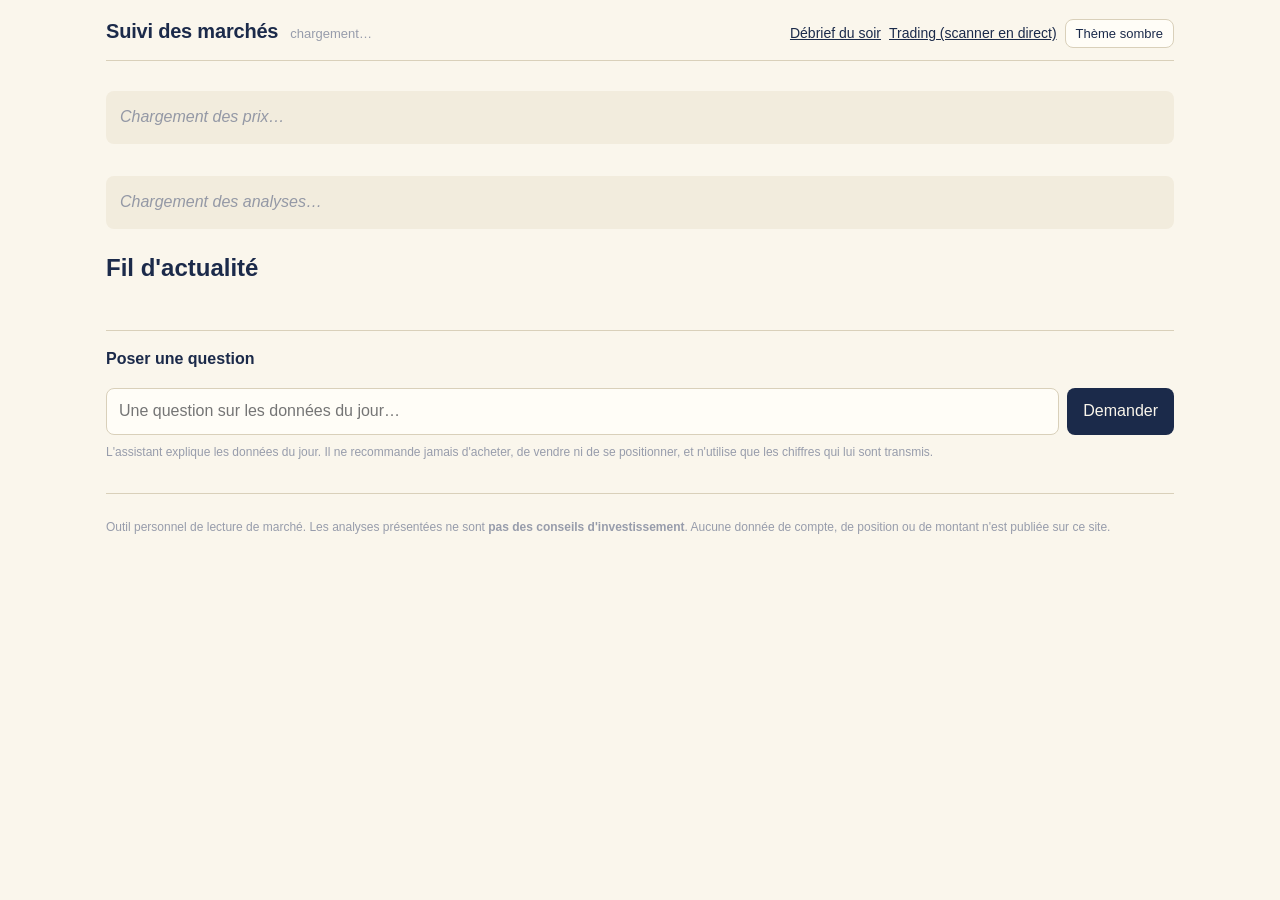
<file: index.html>
<!doctype html>
<html lang="fr">
<head>
<meta charset="utf-8">
<meta http-equiv="refresh" content="0; url=site/index.html">
<title>Redirection</title>
</head>
<body>
<p>Redirection vers <a href="site/index.html">le site de suivi</a>…</p>
</body>
</html>
</file>
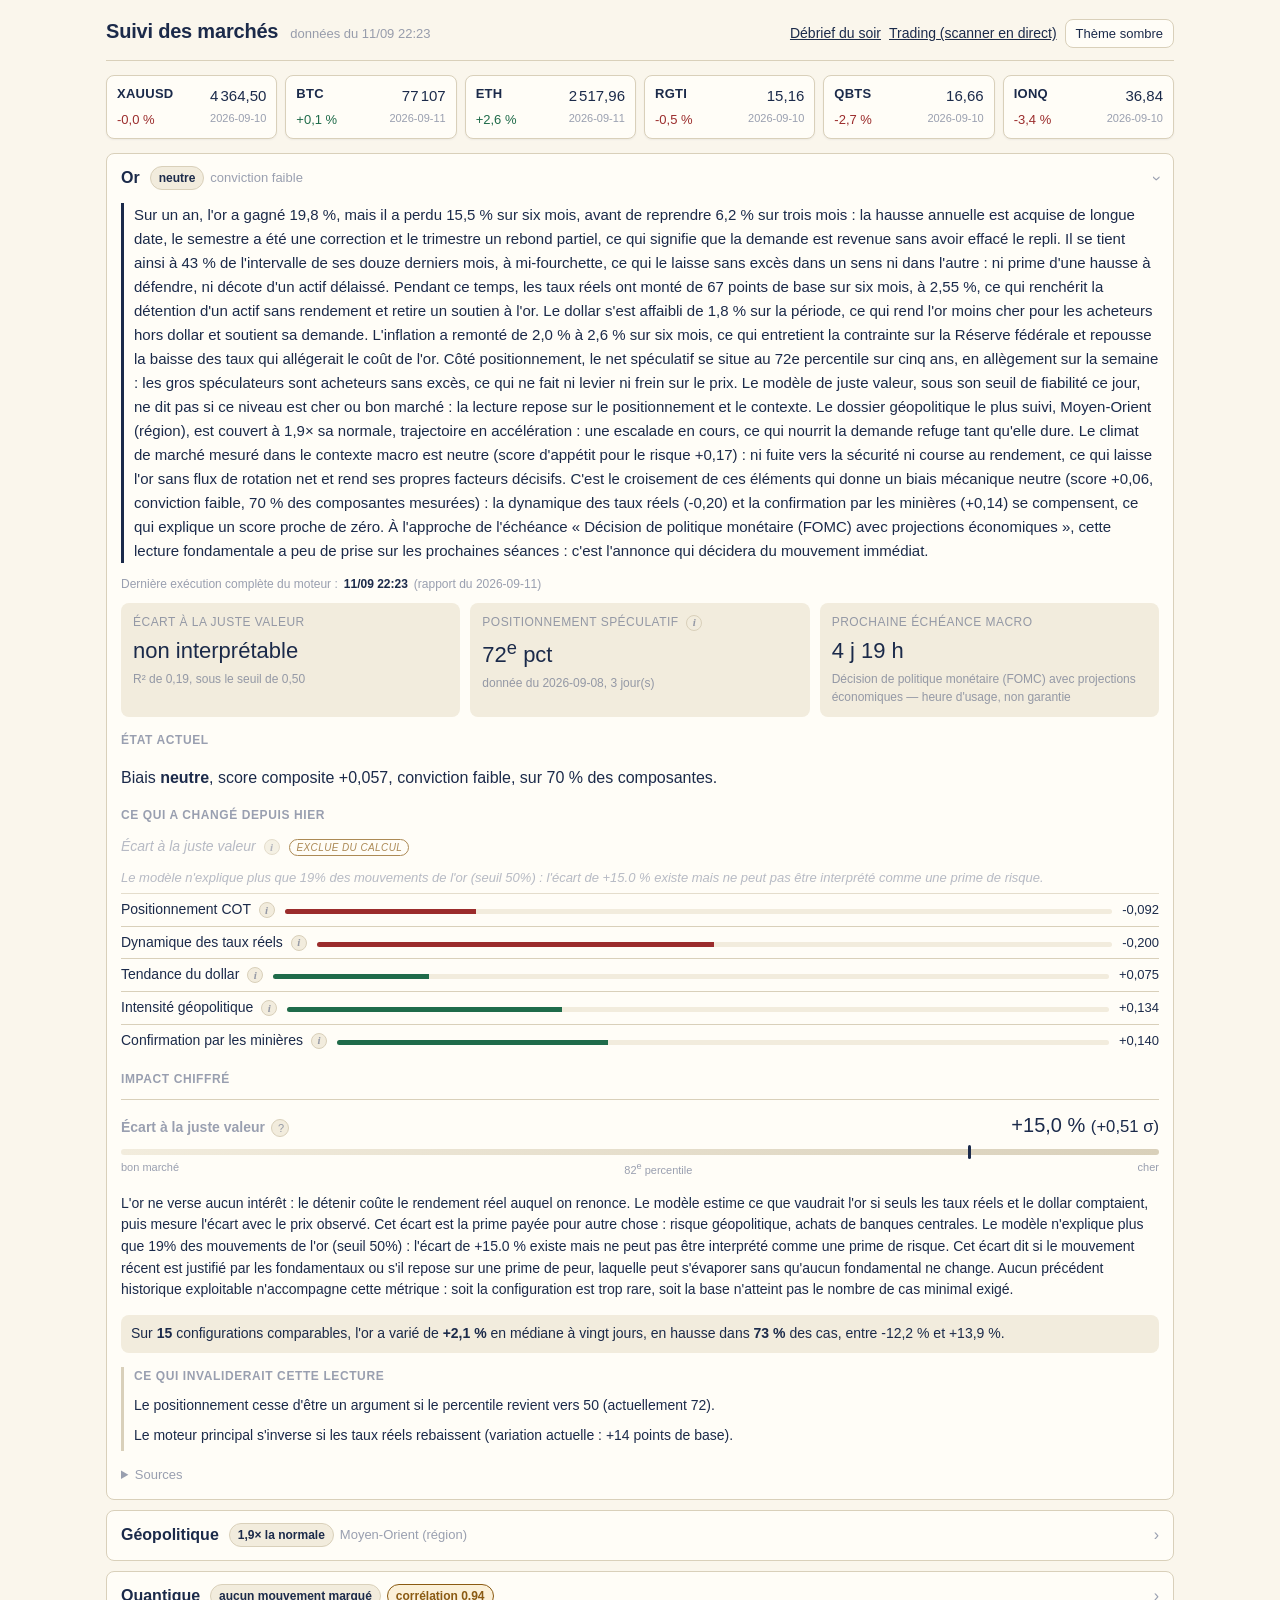
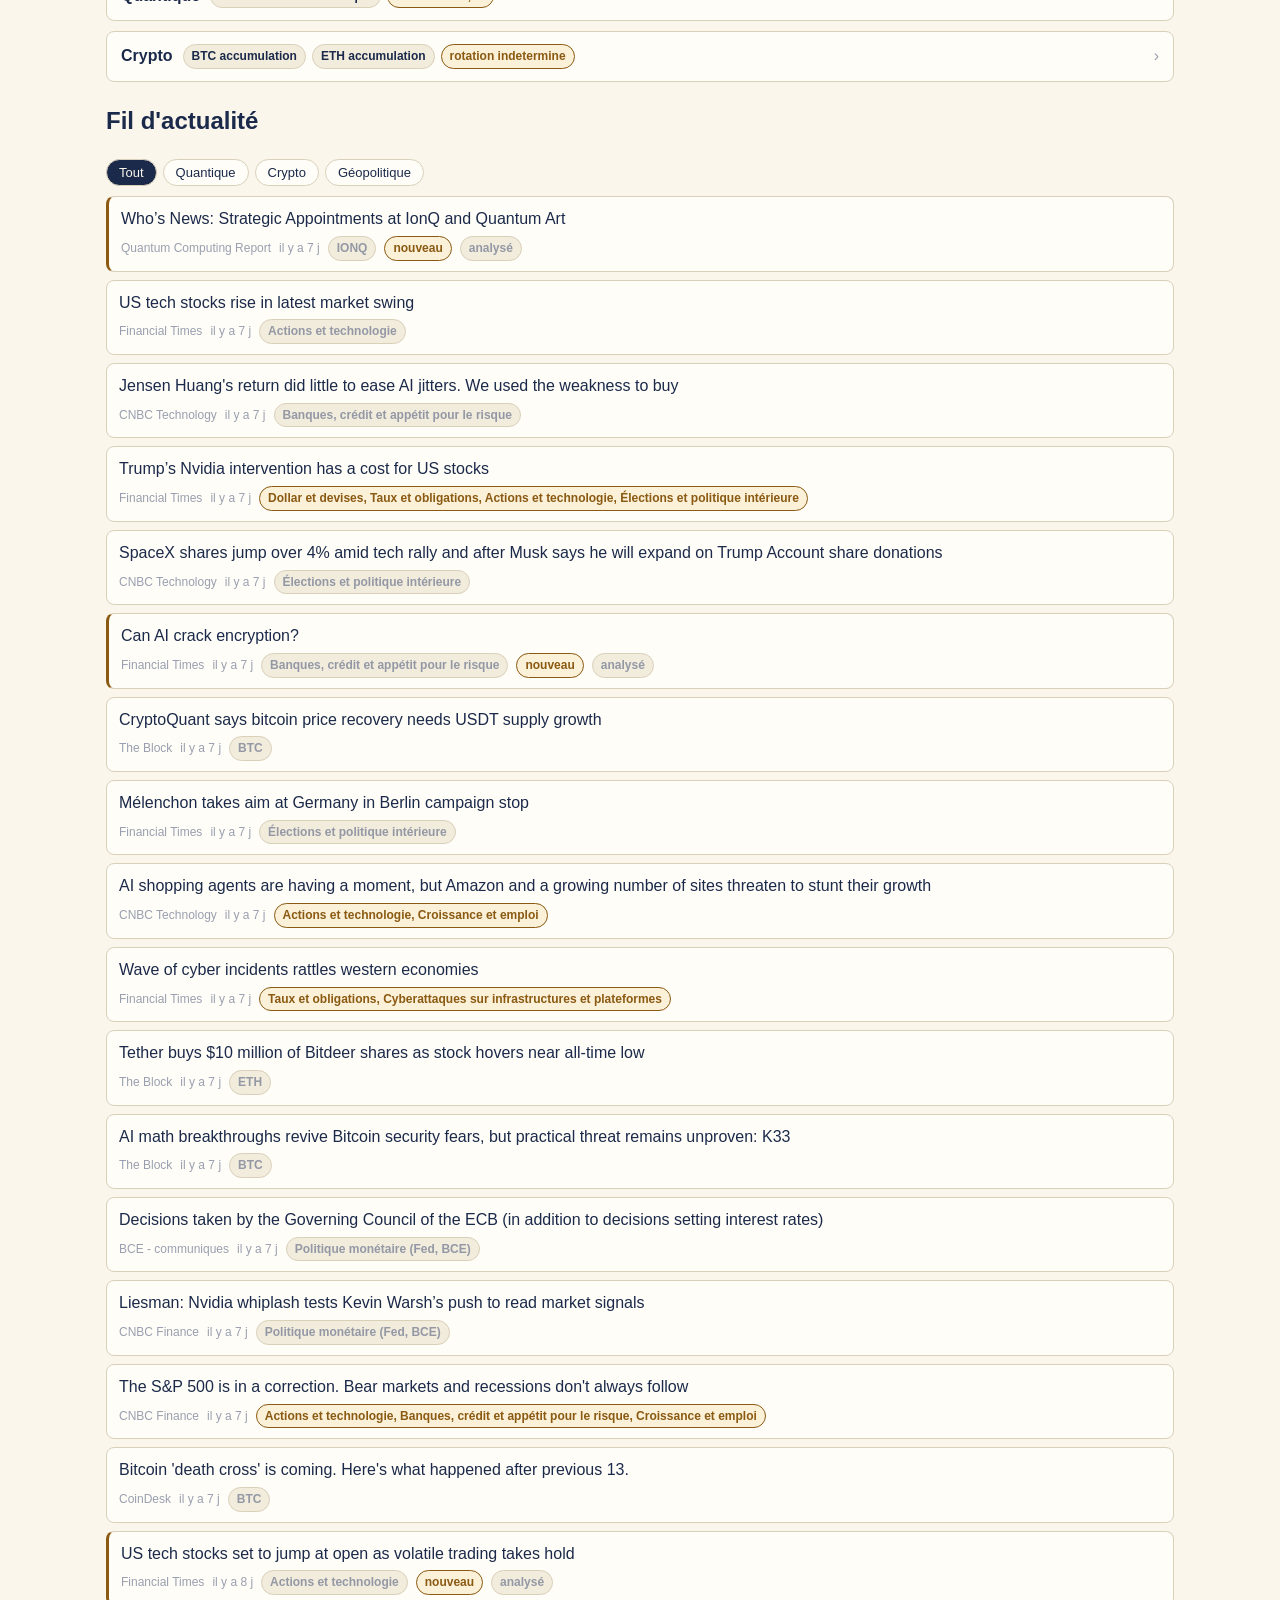
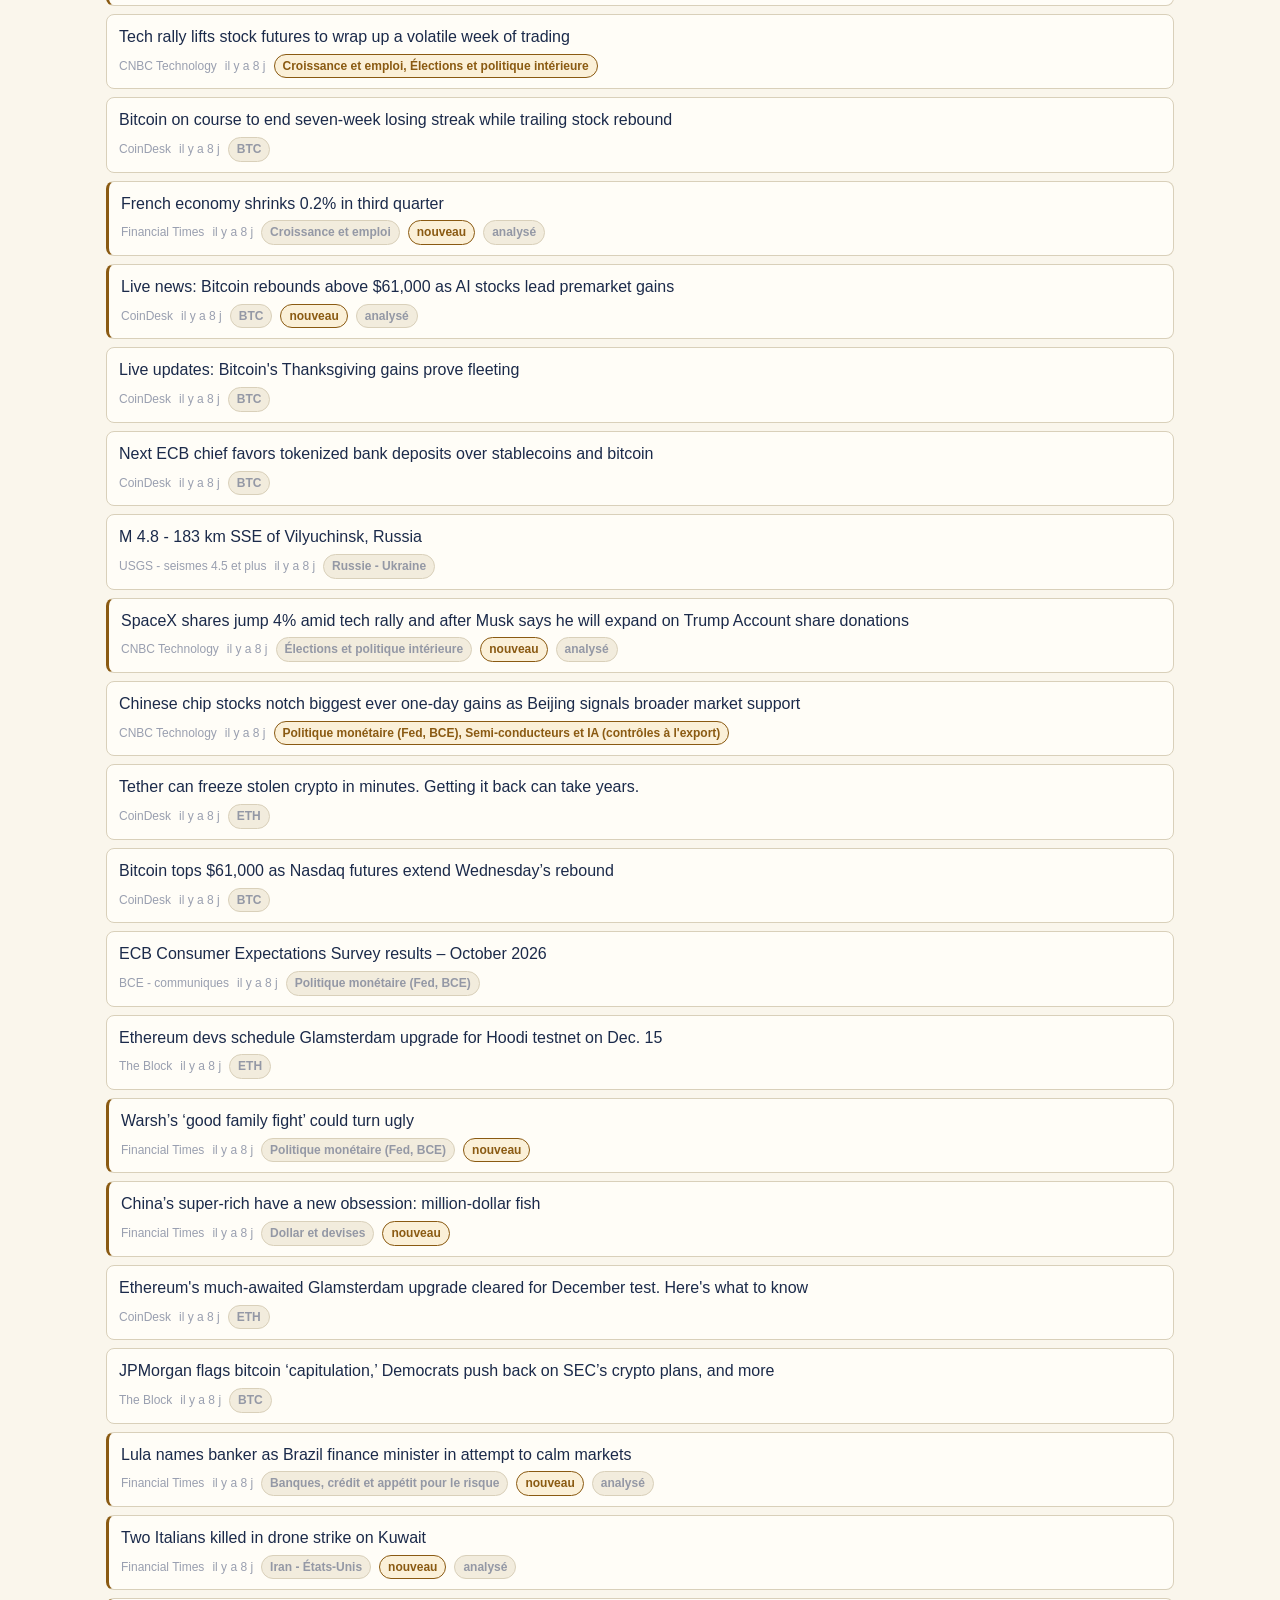
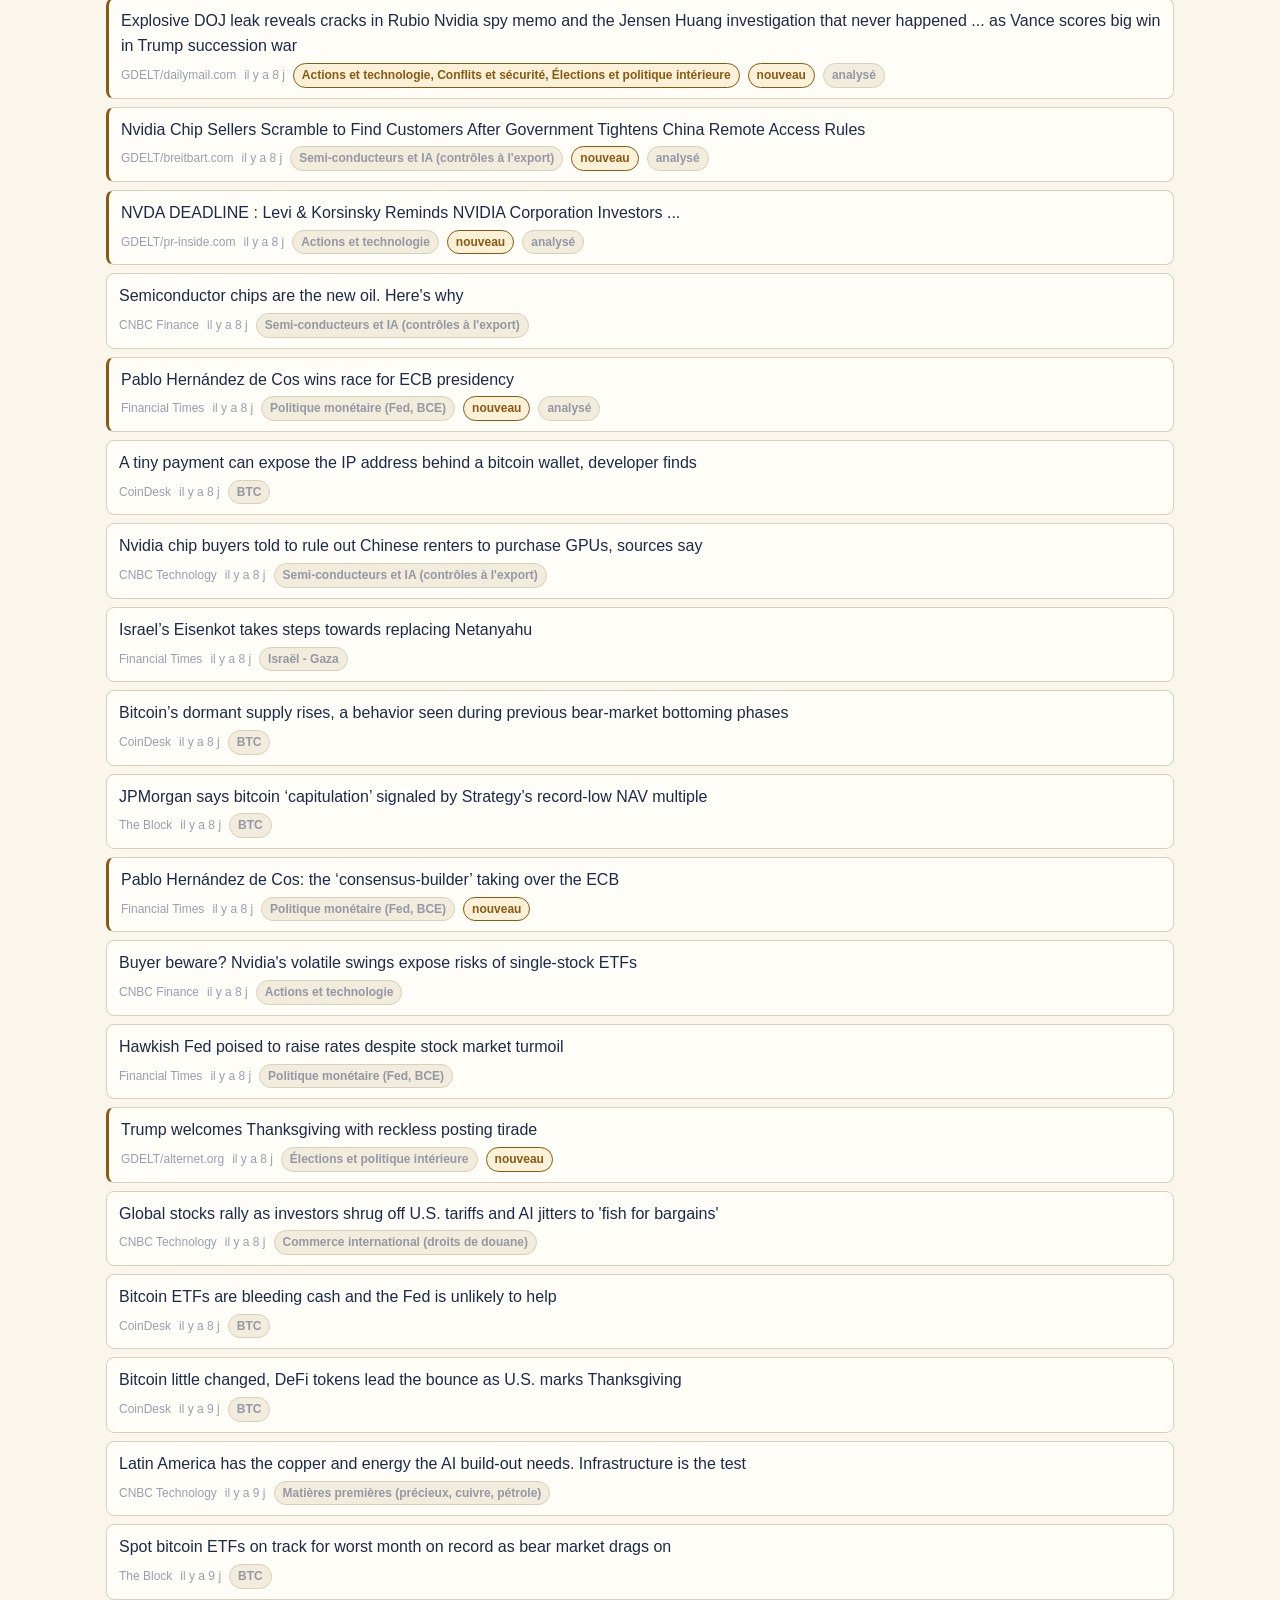
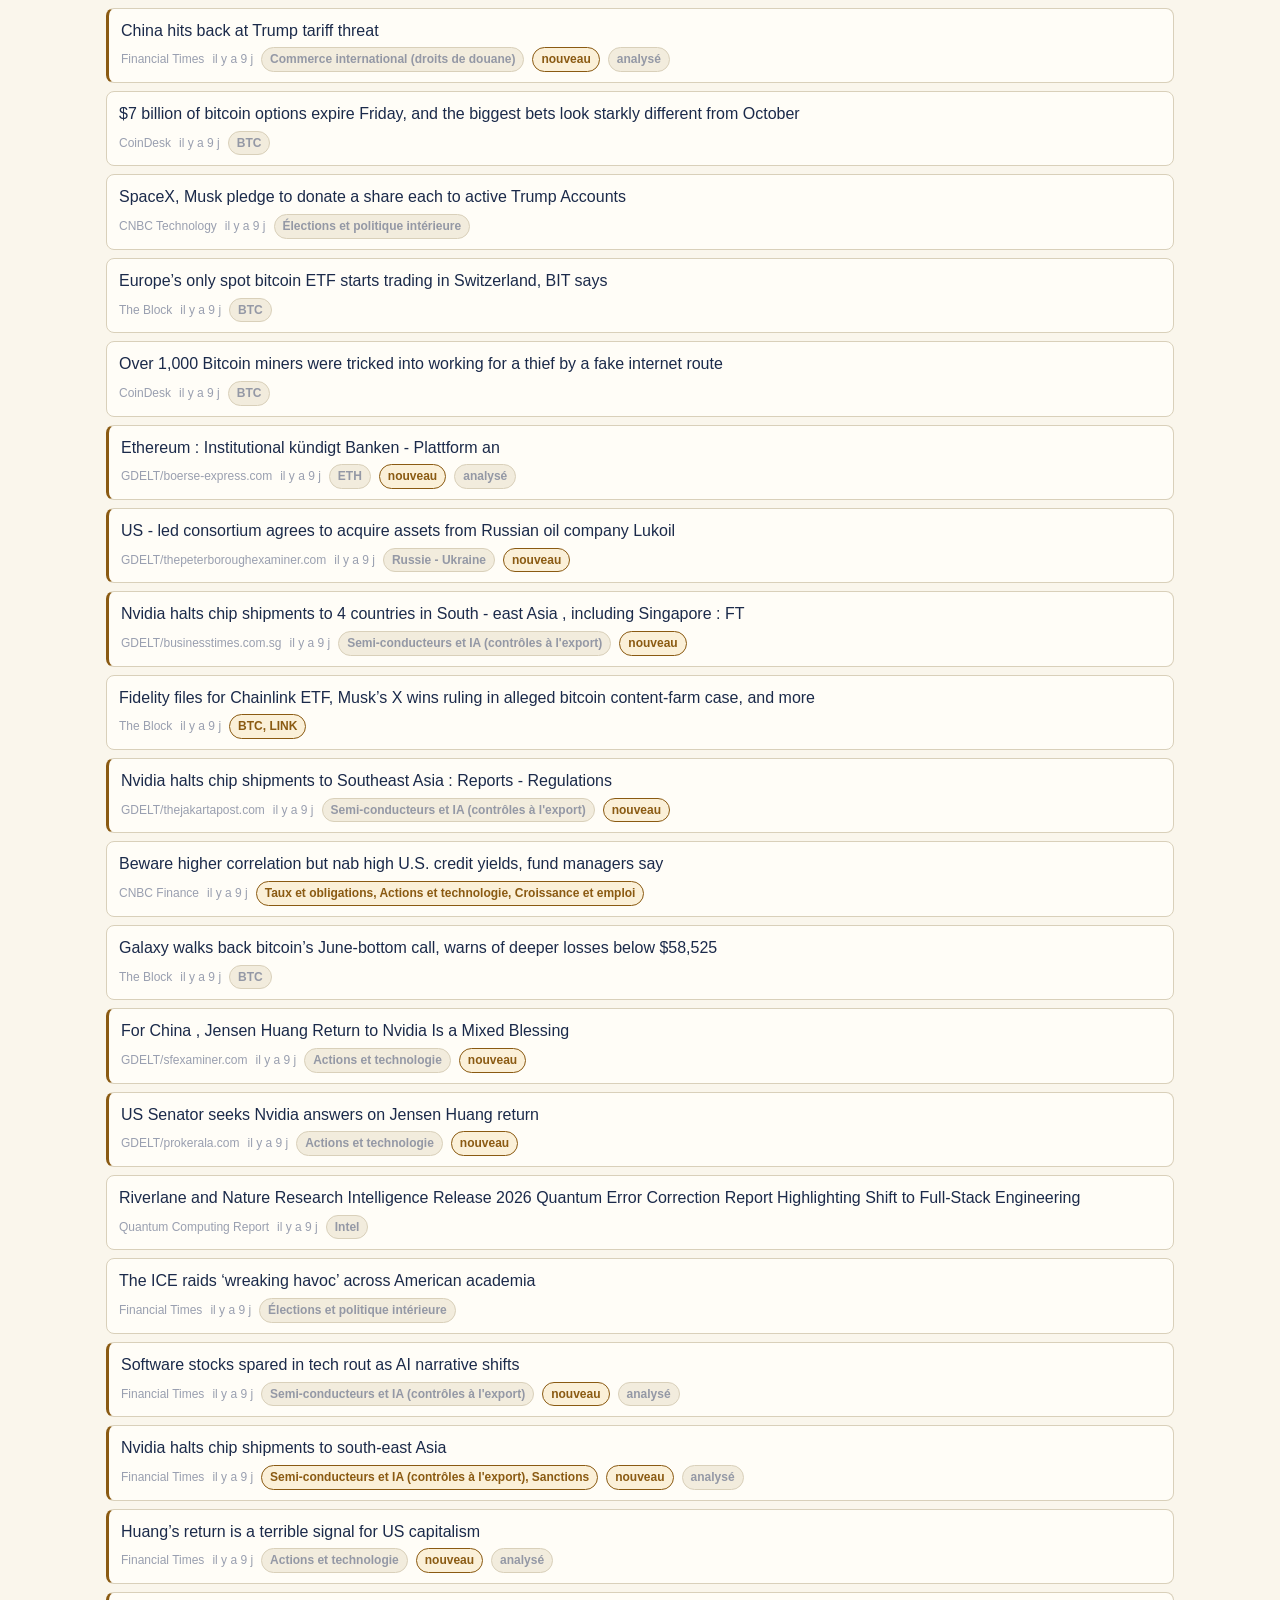
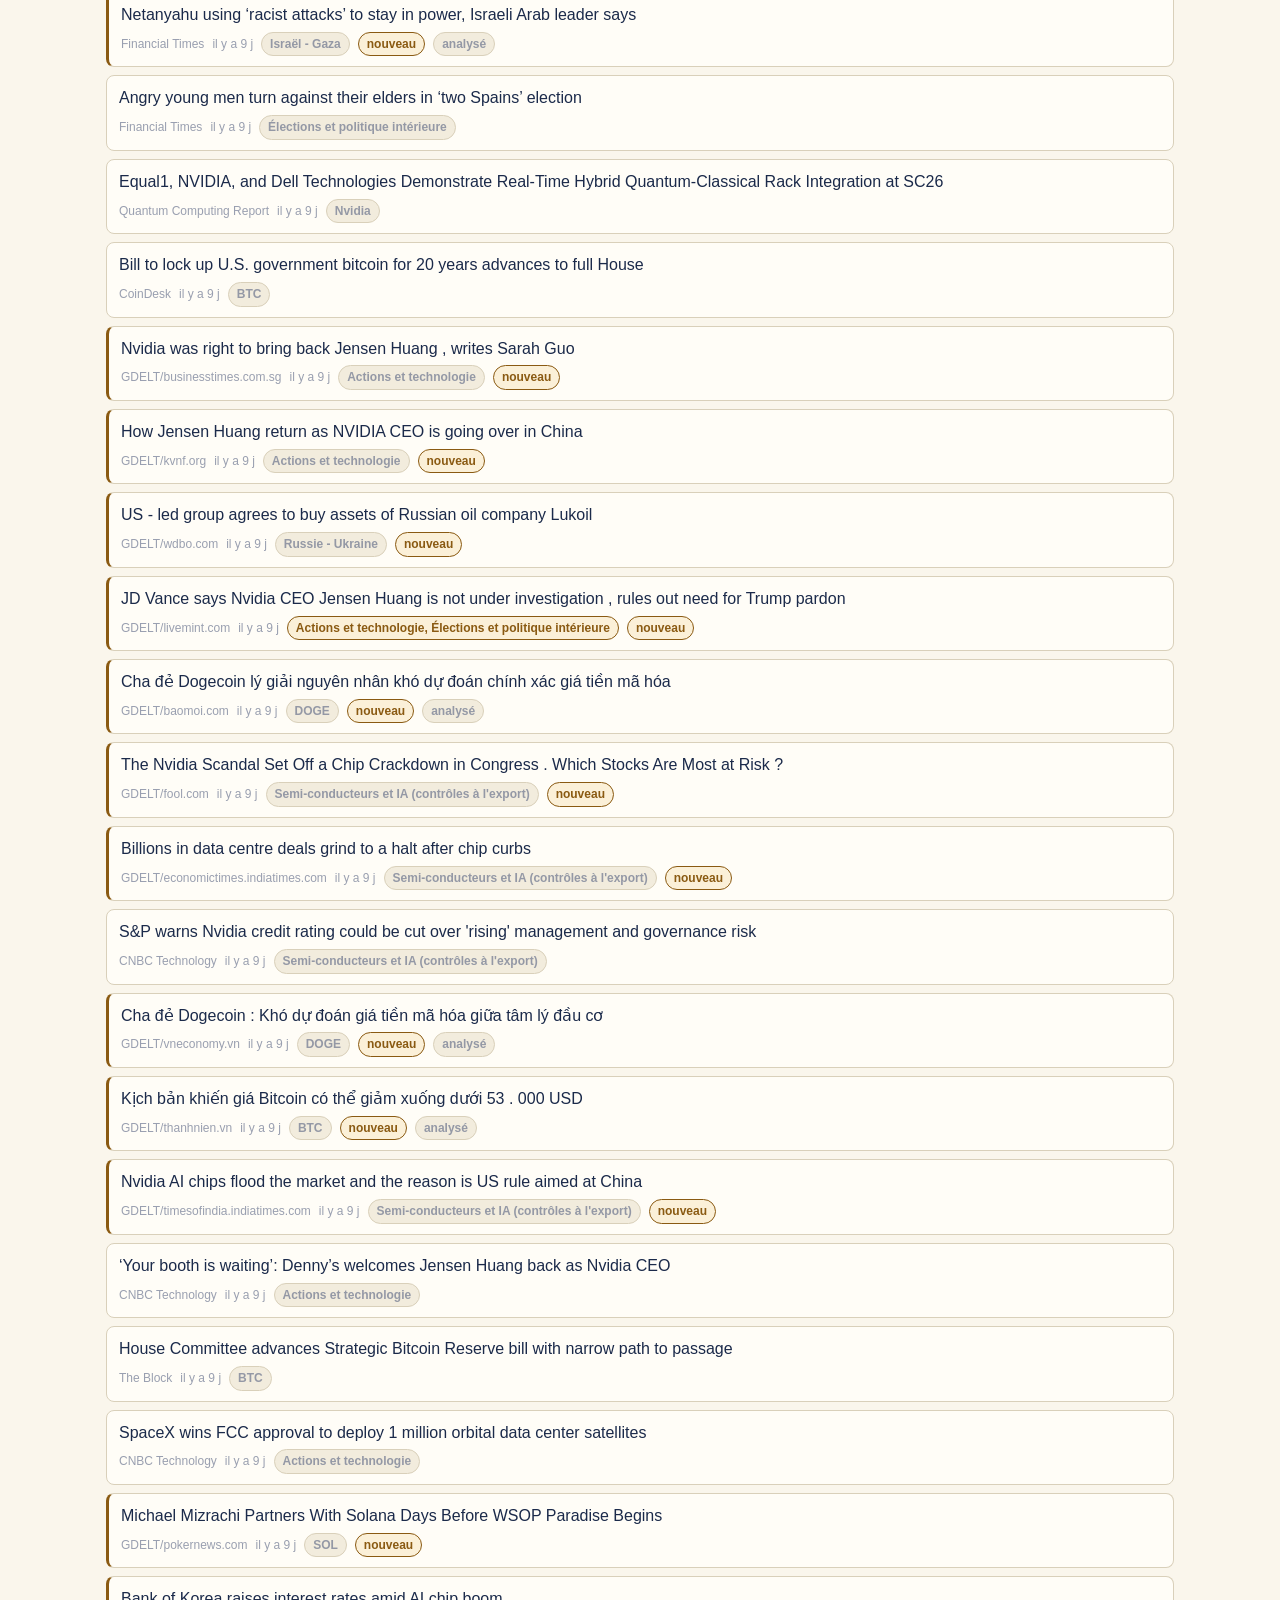
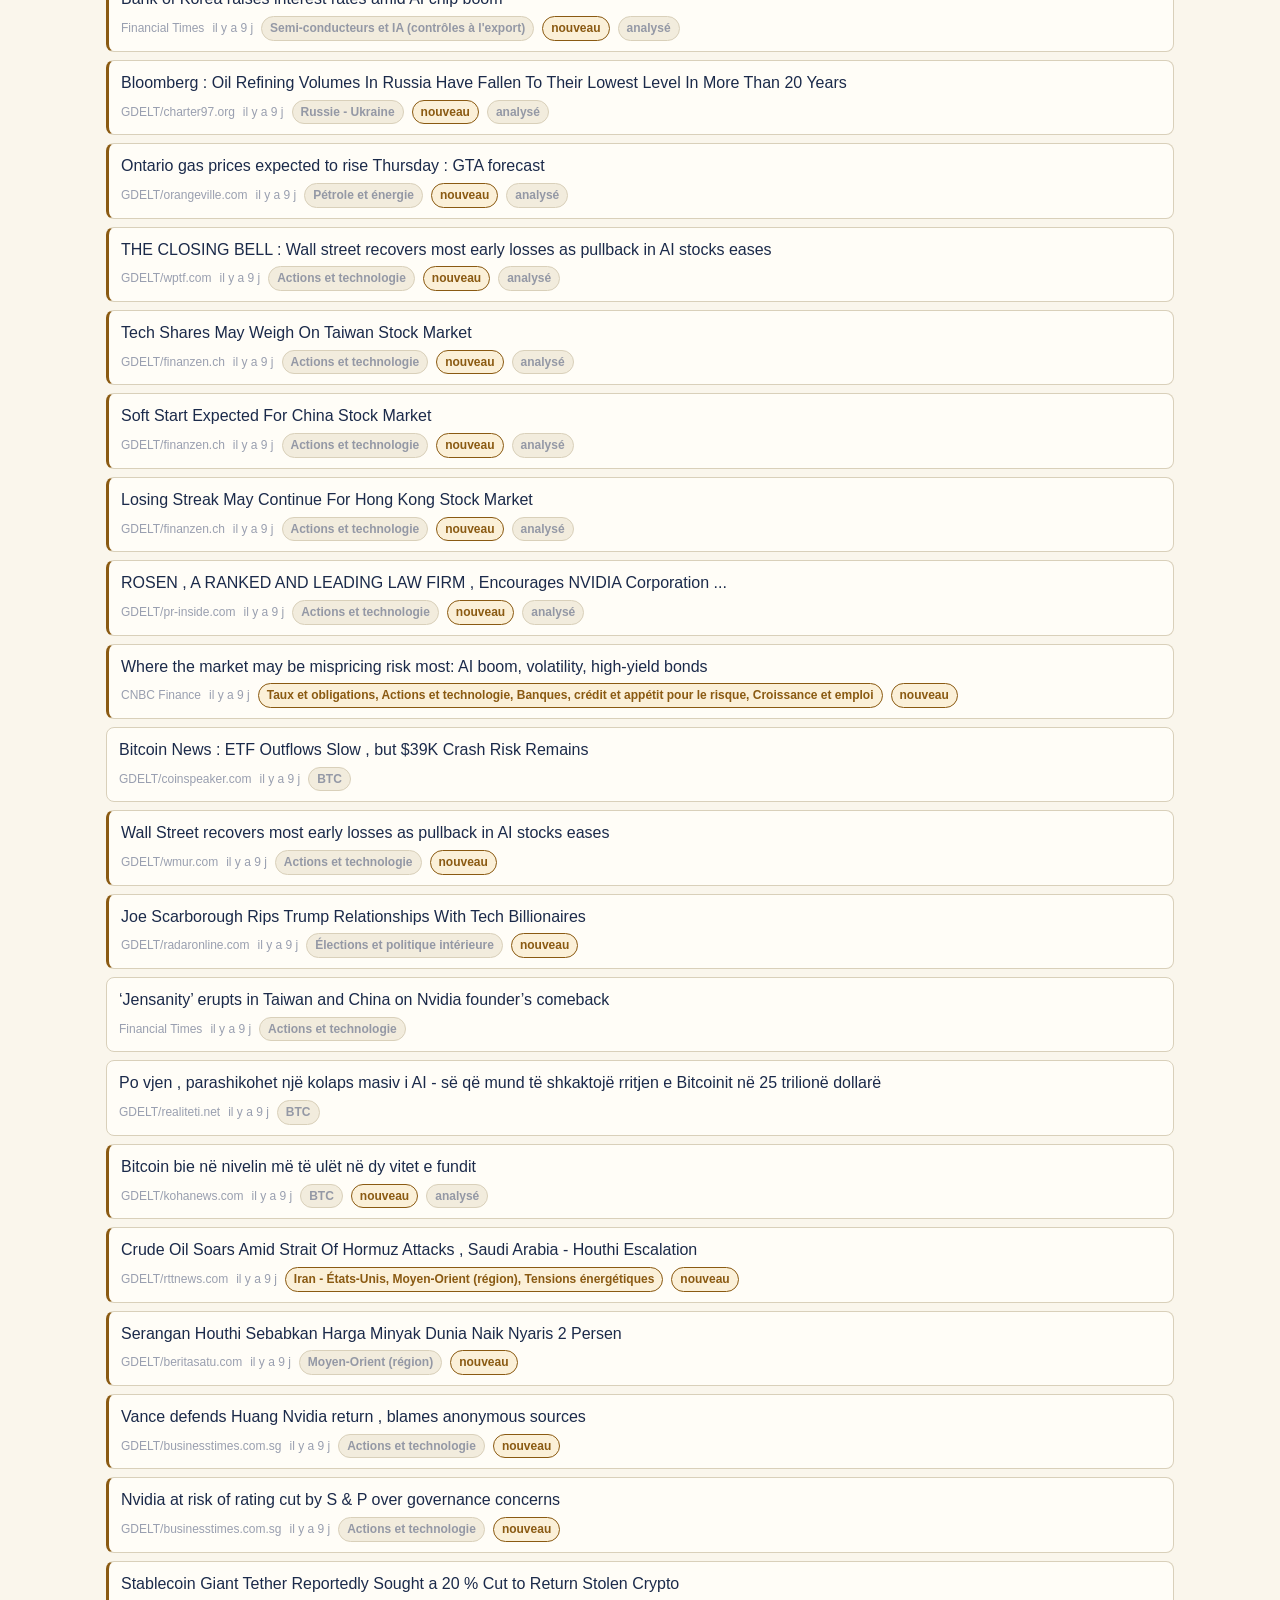
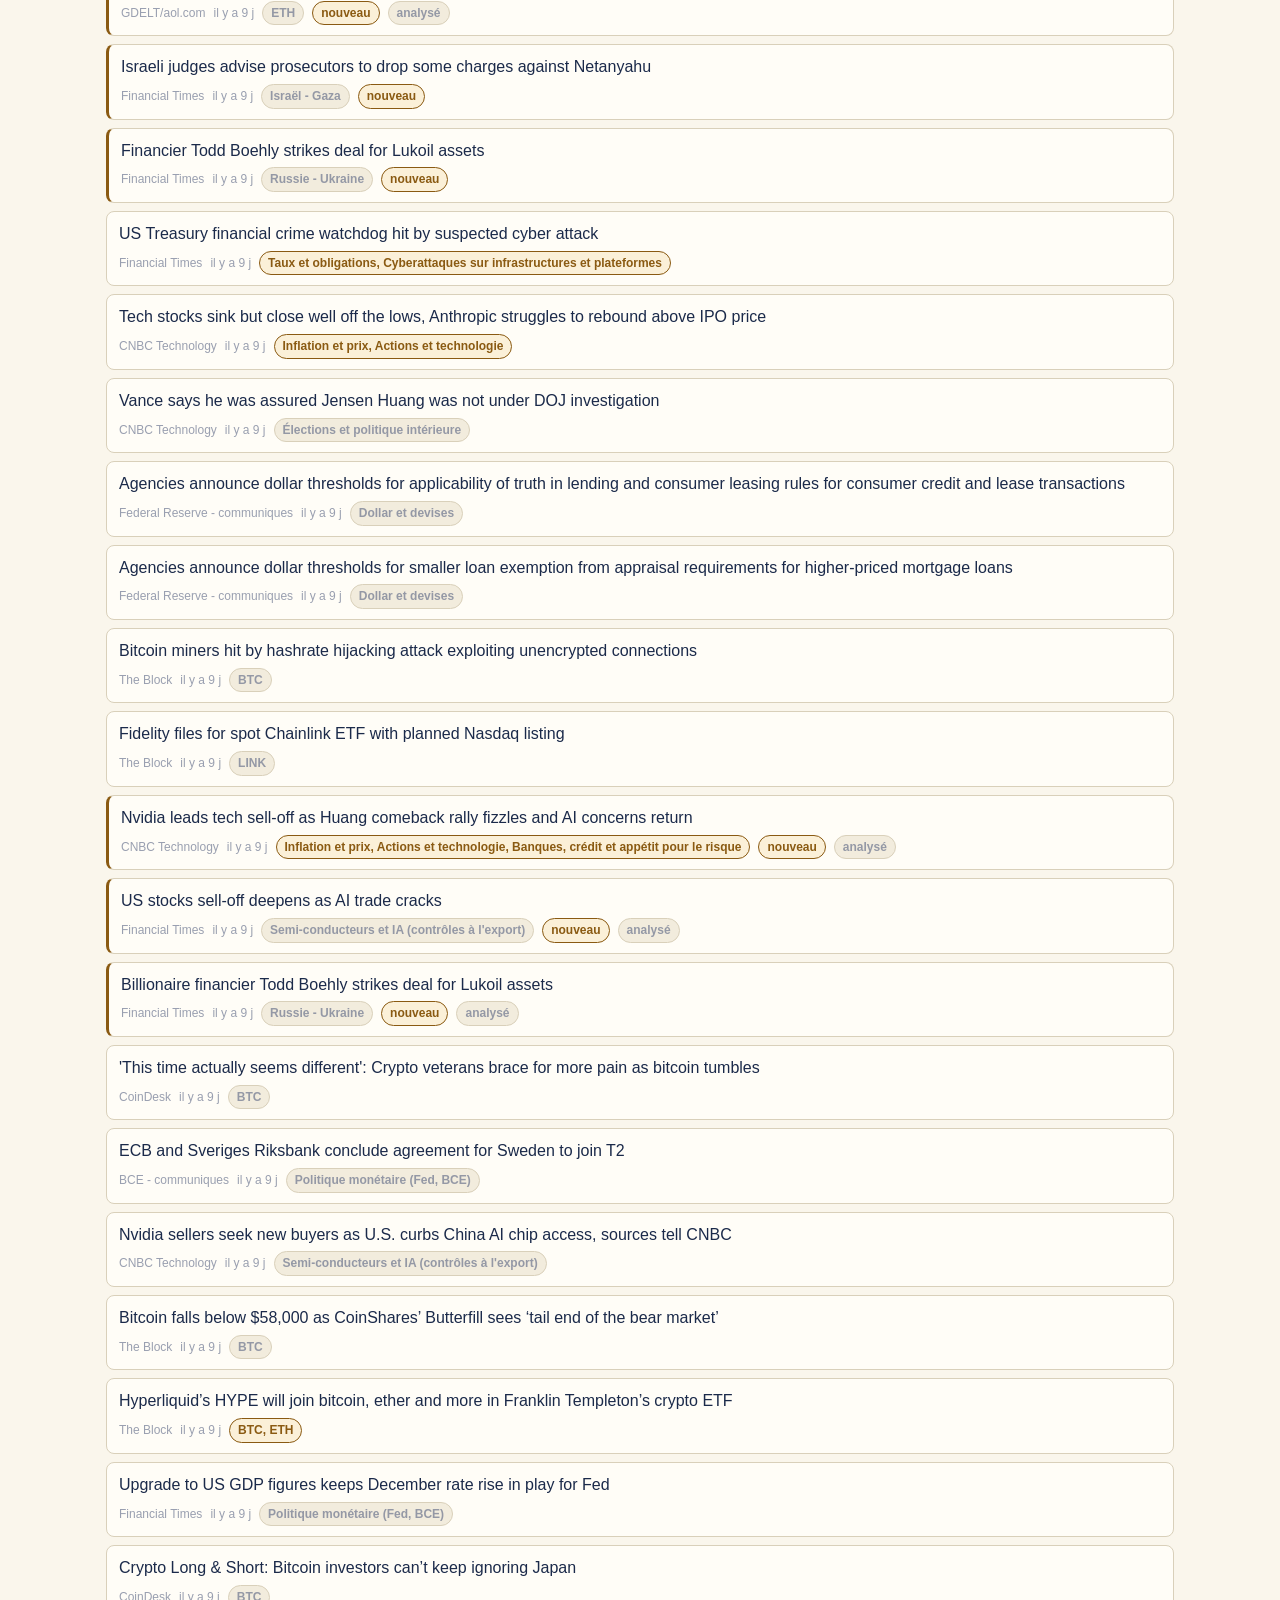
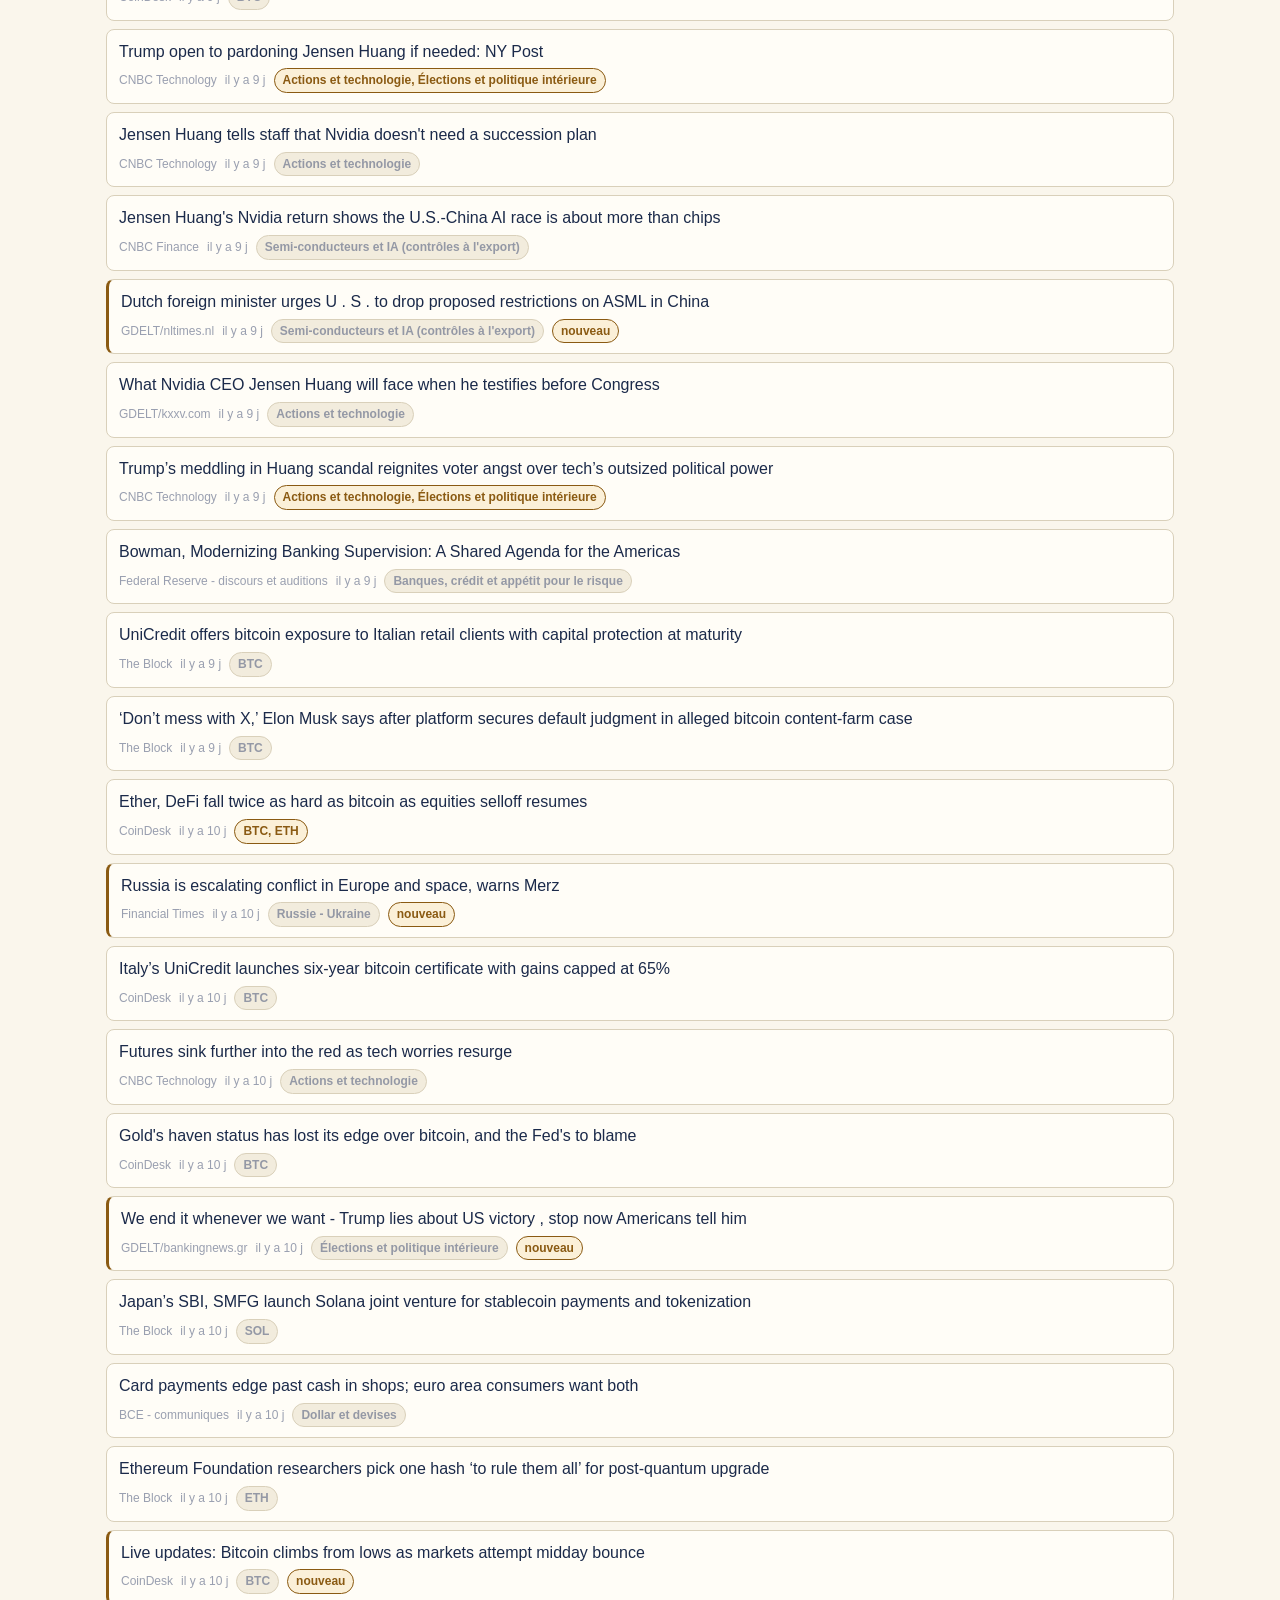
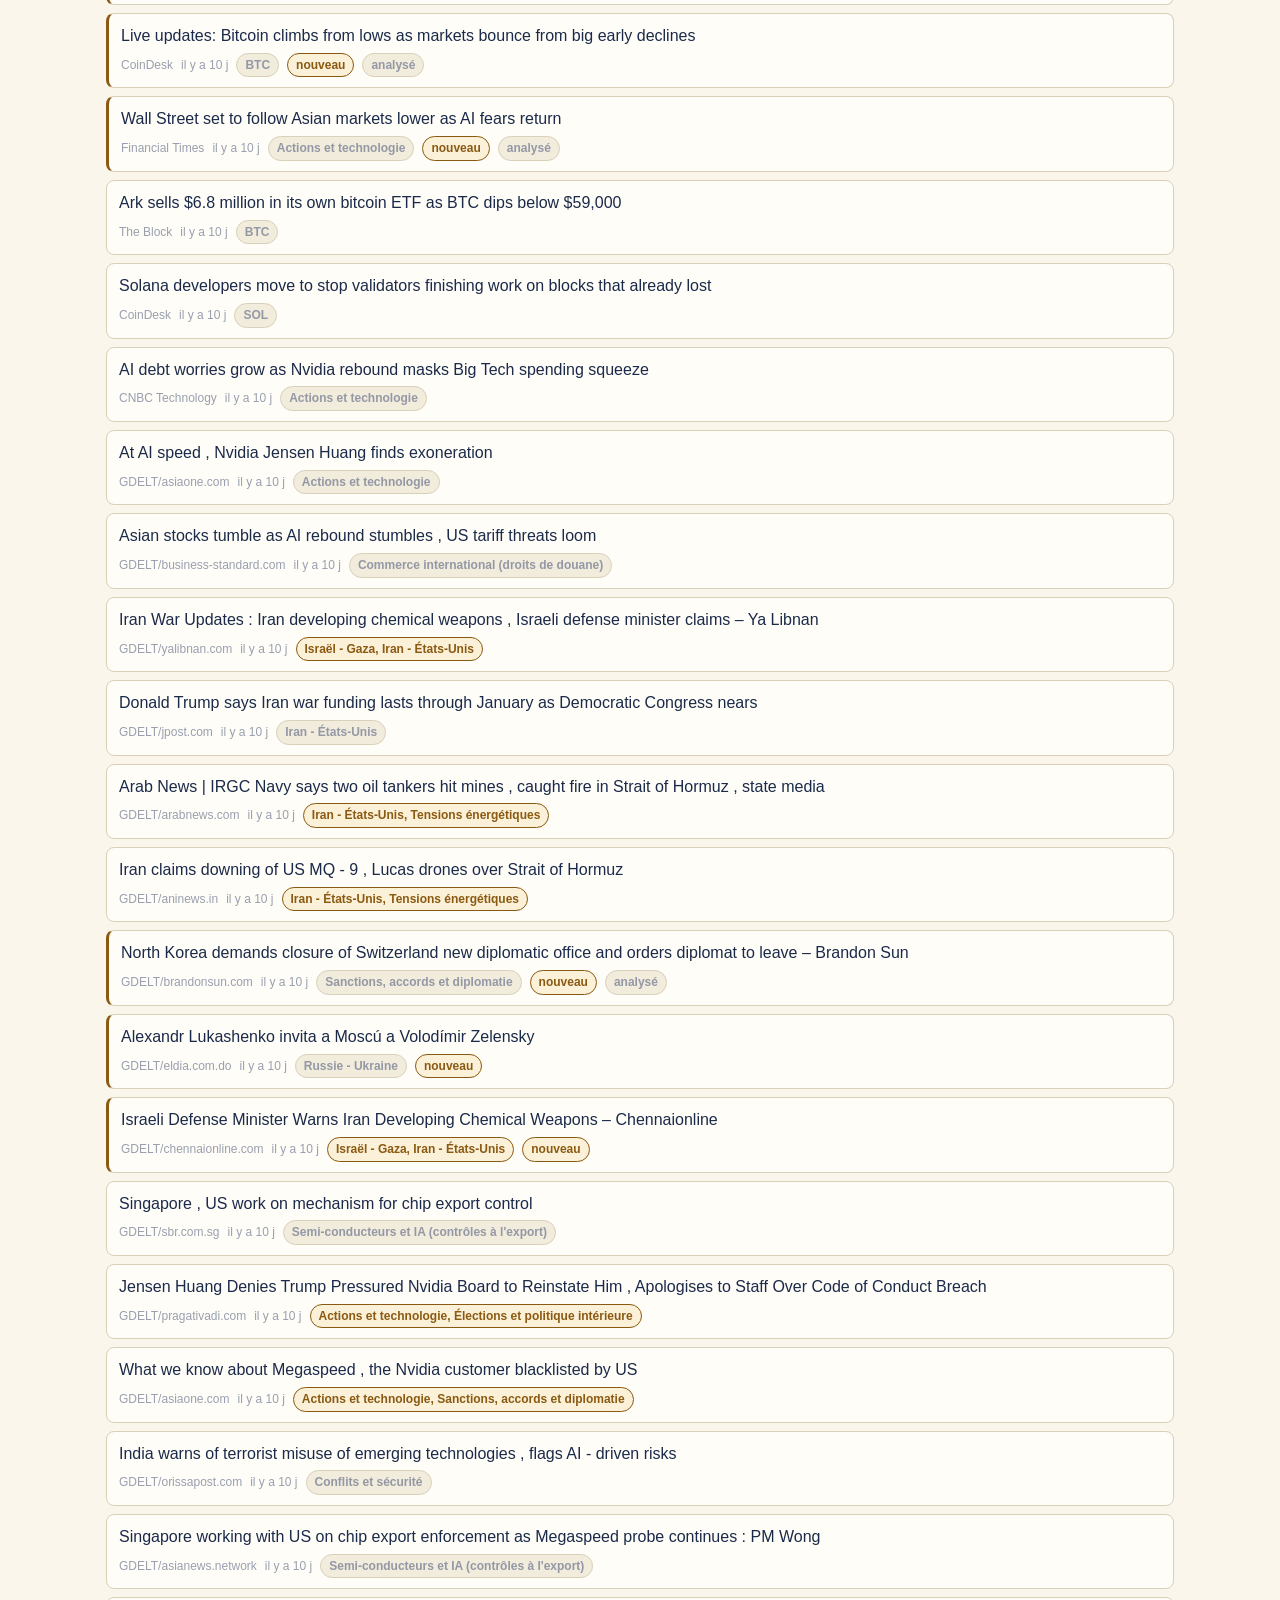
<file: site/index.html>
<!doctype html>
<html lang="fr" data-theme="clair">
<head>
<meta charset="utf-8">
<meta name="viewport" content="width=device-width, initial-scale=1">
<title>Suivi des marchés — or, quantique, crypto</title>
<meta name="description" content="Lecture quotidienne de l'or, du secteur quantique et des positions crypto. Analyse, pas de conseil.">
<link rel="stylesheet" href="css/style.css">
<!--
  Le thème est appliqué avant le premier rendu : sans cela, la page
  s'afficherait en clair puis basculerait en sombre sous les yeux du lecteur.
-->
<script>
  try {
    var t = localStorage.getItem("theme-suivi");
    if (t === "sombre") document.documentElement.setAttribute("data-theme", "sombre");
  } catch (e) {}
</script>
</head>
<body>
<div class="enveloppe">

  <header class="entete">
    <h1>Suivi des marchés</h1>
    <span class="horodatage" id="horodatage">chargement…</span>
    <nav>
      <a href="debrief.html">Débrief du soir</a>
      <a href="trading.html">Trading (scanner en direct)</a>
      <button class="theme" type="button">Thème sombre</button>
    </nav>
  </header>

  <section aria-label="Prix des actifs suivis">
    <div class="bande-prix" id="bande-prix">
      <p class="fil-vide">Chargement des prix…</p>
    </div>
  </section>

  <main id="rubriques" aria-label="Analyses">
    <p class="fil-vide">Chargement des analyses…</p>
  </main>

  <section class="fil" aria-label="Fil d'actualité">
    <h2>Fil d'actualité</h2>
    <div class="fil-onglets" role="tablist" id="fil-onglets"></div>
    <div id="fil-contenu"></div>
  </section>

  <section class="assistant" aria-label="Assistant">
    <h2>Poser une question</h2>
    <div class="assistant-suggestions" id="assistant-suggestions"></div>
    <form class="assistant-saisie" id="assistant-formulaire">
      <input type="text" id="assistant-question" autocomplete="off"
             placeholder="Une question sur les données du jour…"
             aria-label="Votre question">
      <button type="submit">Demander</button>
    </form>
    <div class="assistant-reponse" id="assistant-reponse" hidden></div>
    <p class="assistant-note">
      L'assistant explique les données du jour. Il ne recommande jamais d'acheter,
      de vendre ni de se positionner, et n'utilise que les chiffres qui lui sont
      transmis.
    </p>
  </section>

  <footer class="pied">
    <p>Outil personnel de lecture de marché. Les analyses présentées ne sont
    <strong>pas des conseils d'investissement</strong>. Aucune donnée de compte,
    de position ou de montant n'est publiée sur ce site.</p>
  </footer>

</div>
<script type="module" src="js/accueil.js"></script>
</body>
</html>
</file>
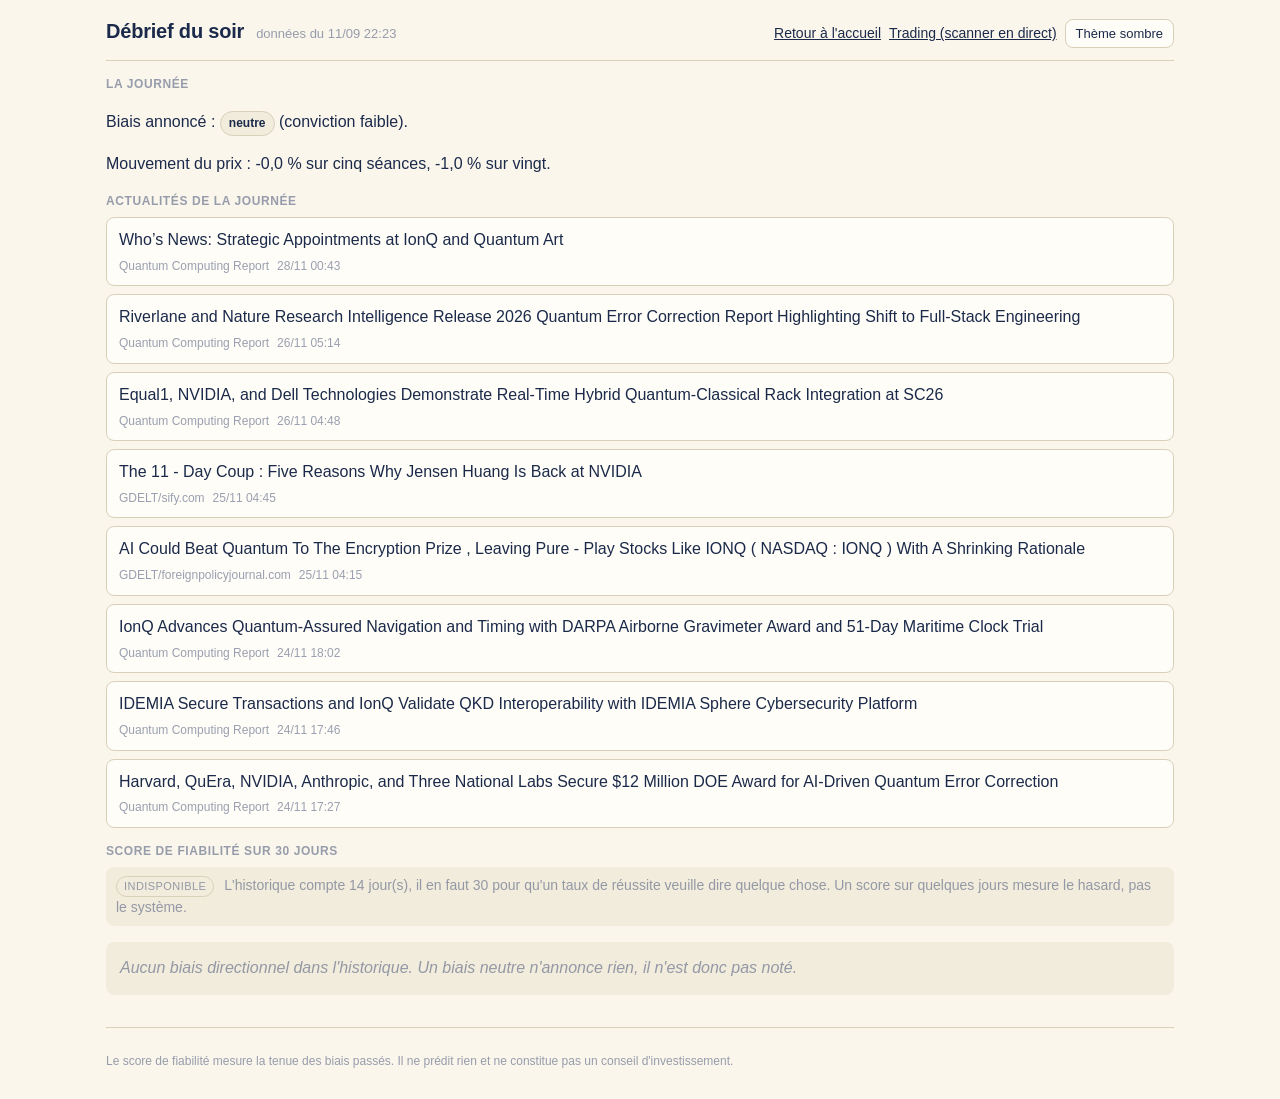
<file: site/debrief.html>
<!doctype html>
<html lang="fr" data-theme="clair">
<head>
<meta charset="utf-8">
<meta name="viewport" content="width=device-width, initial-scale=1">
<title>Débrief du soir — suivi des marchés</title>
<link rel="stylesheet" href="css/style.css">
<script>
  try {
    var t = localStorage.getItem("theme-suivi");
    if (t === "sombre") document.documentElement.setAttribute("data-theme", "sombre");
  } catch (e) {}
</script>
</head>
<body>
<div class="enveloppe">
  <header class="entete">
    <h1>Débrief du soir</h1>
    <span class="horodatage" id="horodatage">chargement…</span>
    <nav>
      <a href="index.html">Retour à l'accueil</a>
      <a href="trading.html">Trading (scanner en direct)</a>
      <button class="theme" type="button">Thème sombre</button>
    </nav>
  </header>
  <main id="debrief"><p class="fil-vide">Chargement…</p></main>
  <footer class="pied">
    <p>Le score de fiabilité mesure la tenue des biais passés. Il ne prédit rien
    et ne constitue pas un conseil d'investissement.</p>
  </footer>
</div>
<script type="module" src="js/debrief.js"></script>
</body>
</html>
</file>
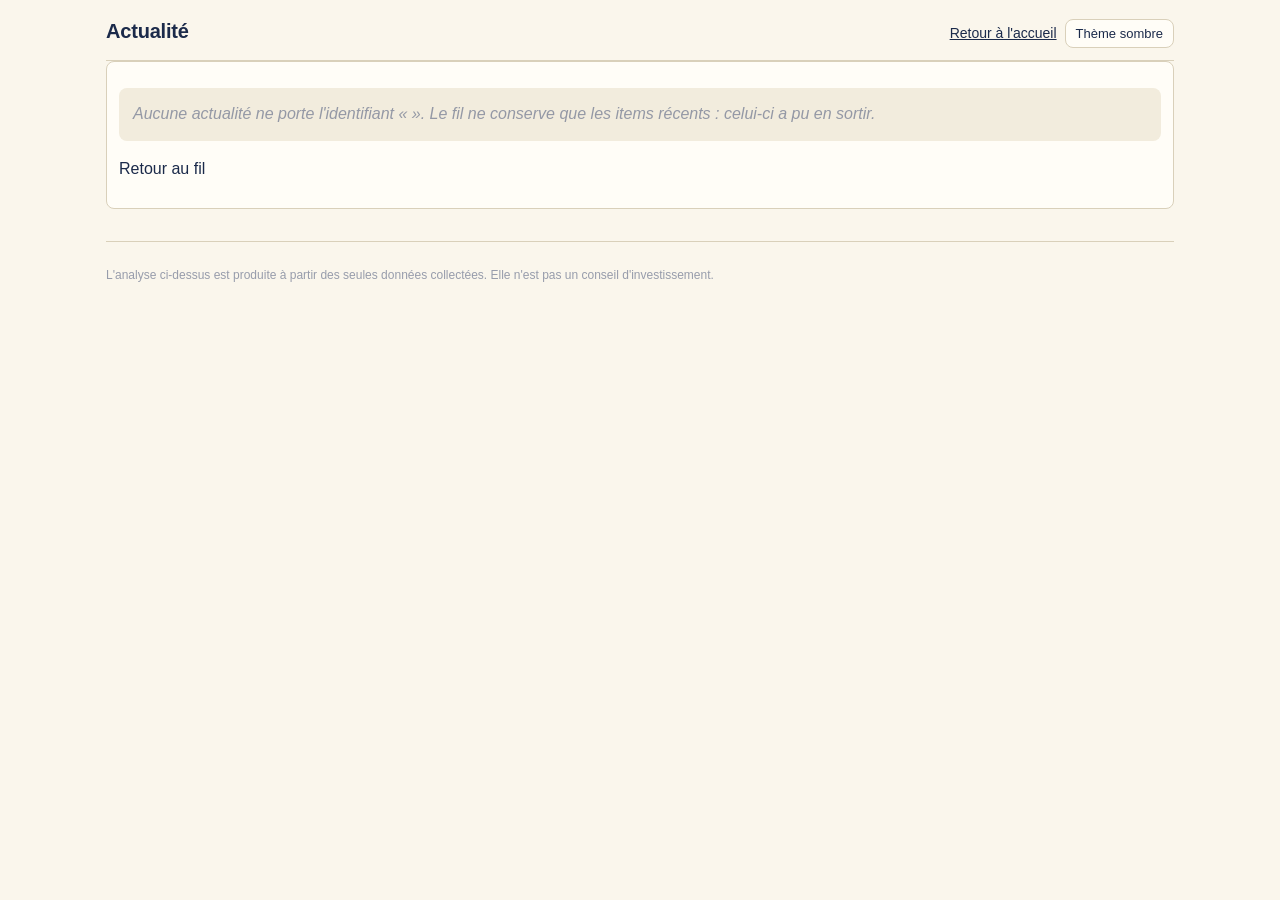
<file: site/news.html>
<!doctype html>
<html lang="fr" data-theme="clair">
<head>
<meta charset="utf-8">
<meta name="viewport" content="width=device-width, initial-scale=1">
<title>Actualité — suivi des marchés</title>
<link rel="stylesheet" href="css/style.css">
<script>
  try {
    var t = localStorage.getItem("theme-suivi");
    if (t === "sombre") document.documentElement.setAttribute("data-theme", "sombre");
  } catch (e) {}
</script>
</head>
<body>
<div class="enveloppe">
  <header class="entete">
    <h1>Actualité</h1>
    <nav>
      <a href="index.html">Retour à l'accueil</a>
      <button class="theme" type="button">Thème sombre</button>
    </nav>
  </header>
  <main id="detail"><p class="fil-vide">Chargement…</p></main>
  <footer class="pied">
    <p>L'analyse ci-dessus est produite à partir des seules données collectées.
    Elle n'est pas un conseil d'investissement.</p>
  </footer>
</div>
<script type="module" src="js/news.js"></script>
</body>
</html>
</file>
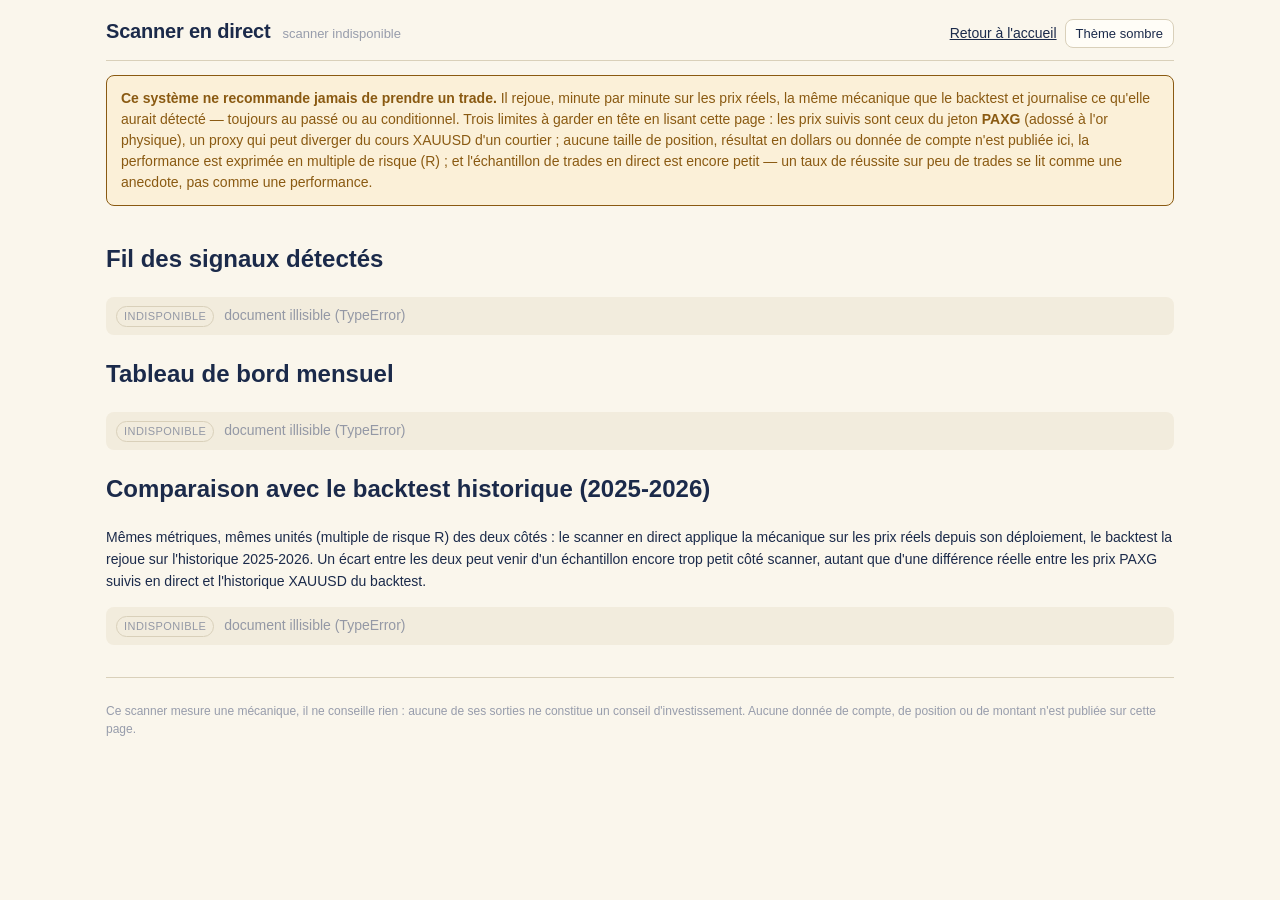
<file: site/trading.html>
<!doctype html>
<html lang="fr" data-theme="clair">
<head>
<meta charset="utf-8">
<meta name="viewport" content="width=device-width, initial-scale=1">
<title>Trading — scanner en direct — suivi des marchés</title>
<meta name="description" content="Ce que la mécanique du backtest aurait détecté en direct sur l'or (proxy PAXG). Un journal, pas des conseils.">
<link rel="stylesheet" href="css/style.css">
<script>
  try {
    var t = localStorage.getItem("theme-suivi");
    if (t === "sombre") document.documentElement.setAttribute("data-theme", "sombre");
  } catch (e) {}
</script>
</head>
<body>
<div class="enveloppe">
  <header class="entete">
    <h1>Scanner en direct</h1>
    <span class="horodatage" id="horodatage">chargement…</span>
    <nav>
      <a href="index.html">Retour à l'accueil</a>
      <button class="theme" type="button">Thème sombre</button>
    </nav>
  </header>

  <p class="avertissement trading-avertissement-permanent">
    <strong>Ce système ne recommande jamais de prendre un trade.</strong> Il rejoue,
    minute par minute sur les prix réels, la même mécanique que le backtest et journalise
    ce qu'elle aurait détecté — toujours au passé ou au conditionnel. Trois limites à garder
    en tête en lisant cette page : les prix suivis sont ceux du jeton <strong>PAXG</strong>
    (adossé à l'or physique), un proxy qui peut diverger du cours XAUUSD d'un courtier ;
    aucune taille de position, résultat en dollars ou donnée de compte n'est publiée ici,
    la performance est exprimée en multiple de risque (R) ; et l'échantillon de trades en
    direct est encore petit — un taux de réussite sur peu de trades se lit comme une
    anecdote, pas comme une performance.
  </p>

  <p class="fraicheur" id="trading-fraicheur" hidden></p>

  <main aria-label="Scanner en direct">
    <section class="trame-section" aria-label="Fil des signaux détectés">
      <h2>Fil des signaux détectés</h2>
      <div id="trading-fil"><p class="fil-vide">Chargement du journal…</p></div>
    </section>

    <section class="trame-section" aria-label="Tableau de bord mensuel">
      <h2>Tableau de bord mensuel</h2>
      <div id="trading-dashboard"><p class="fil-vide">Chargement des métriques…</p></div>
    </section>

    <section class="trame-section" aria-label="Comparaison avec le backtest historique">
      <h2>Comparaison avec le backtest historique (2025-2026)</h2>
      <p class="metrique-sens">Mêmes métriques, mêmes unités (multiple de risque R) des deux
        côtés : le scanner en direct applique la mécanique sur les prix réels depuis son
        déploiement, le backtest la rejoue sur l'historique 2025-2026. Un écart entre les
        deux peut venir d'un échantillon encore trop petit côté scanner, autant que d'une
        différence réelle entre les prix PAXG suivis en direct et l'historique XAUUSD du
        backtest.</p>
      <div id="trading-comparaison"><p class="fil-vide">Chargement de la comparaison…</p></div>
    </section>
  </main>

  <footer class="pied">
    <p>Ce scanner mesure une mécanique, il ne conseille rien : aucune de ses sorties ne
    constitue un conseil d'investissement. Aucune donnée de compte, de position ou de
    montant n'est publiée sur cette page.</p>
  </footer>
</div>
<script type="module" src="js/trading.js"></script>
</body>
</html>
</file>
<file: site/css/style.css>
/*
 * Feuille de style unique. Deux thèmes, une seule palette.
 *
 * Le thème clair — crème et bleu nuit — est le défaut. Le thème sombre
 * reprend les mêmes teintes en inversant les rôles, de sorte qu'une capture
 * dans l'un se reconnaisse dans l'autre.
 *
 * Les couleurs ne sont définies qu'ici, en variables. Rien de coloré n'est
 * écrit en dur ailleurs : le bouton de bascule n'a ainsi qu'un attribut à
 * changer, et il n'existe aucun coin de page qui garderait l'ancien thème.
 */

:root {
  --fond: #faf6ec;
  --fond-carte: #fffdf7;
  --fond-creux: #f2ecdd;
  --texte: #1b2a4a;
  --texte-doux: #55618099;
  --trait: #d9d0ba;
  --accent: #1b2a4a;
  --positif: #1f6b4a;
  --negatif: #9b2c2c;
  --alerte: #8a5a12;
  --alerte-fond: #fbf0d8;
  --rayon: 8px;
  --ombre: 0 1px 2px rgba(27, 42, 74, 0.06);
  color-scheme: light;
}

[data-theme="sombre"] {
  --fond: #141a26;
  --fond-carte: #1c2434;
  --fond-creux: #232d40;
  --texte: #e8e2d4;
  --texte-doux: #a9b2c4;
  --trait: #33405a;
  --accent: #e8e2d4;
  --positif: #6bbf95;
  --negatif: #e08585;
  --alerte: #e0b063;
  --alerte-fond: #2e2716;
  --ombre: none;
  color-scheme: dark;
}

* { box-sizing: border-box; }

body {
  margin: 0;
  background: var(--fond);
  color: var(--texte);
  font: 16px/1.55 -apple-system, BlinkMacSystemFont, "Segoe UI", Roboto, sans-serif;
  -webkit-text-size-adjust: 100%;
}

.enveloppe { max-width: 1100px; margin: 0 auto; padding: 16px; }

/* --- En-tête ------------------------------------------------------------ */
.entete {
  display: flex; align-items: baseline; gap: 12px;
  flex-wrap: wrap; padding-bottom: 12px; border-bottom: 1px solid var(--trait);
}
.entete h1 { font-size: 20px; margin: 0; letter-spacing: -0.01em; }
.entete .horodatage { color: var(--texte-doux); font-size: 13px; }
.entete nav { margin-left: auto; display: flex; gap: 8px; align-items: center; }
.entete nav a { color: var(--texte); font-size: 14px; }

button.theme {
  background: var(--fond-carte); color: var(--texte);
  border: 1px solid var(--trait); border-radius: var(--rayon);
  padding: 6px 10px; cursor: pointer; font-size: 13px;
}
button.theme:hover { background: var(--fond-creux); }

/* --- Bande de prix ------------------------------------------------------ */
.bande-prix {
  display: grid; gap: 8px; margin: 14px 0;
  grid-template-columns: repeat(auto-fit, minmax(140px, 1fr));
}
.prix-vignette {
  background: var(--fond-carte); border: 1px solid var(--trait);
  border-radius: var(--rayon); padding: 8px 10px; box-shadow: var(--ombre);
  display: grid; grid-template-columns: 1fr auto; gap: 2px 8px;
}
.prix-symbole { font-weight: 600; font-size: 13px; letter-spacing: 0.02em; }
.prix-valeur { font-variant-numeric: tabular-nums; font-size: 15px; text-align: right; }
.prix-variation { font-size: 13px; font-variant-numeric: tabular-nums; }
.prix-variation--positif { color: var(--positif); }
.prix-variation--negatif { color: var(--negatif); }
.prix-variation--neutre { color: var(--texte-doux); }
.prix-heure { font-size: 11px; color: var(--texte-doux); text-align: right; }

/* --- Rubriques dépliables ---------------------------------------------- */
.rubrique {
  background: var(--fond-carte); border: 1px solid var(--trait);
  border-radius: var(--rayon); margin-bottom: 10px; overflow: hidden;
}
.rubrique-tete {
  display: flex; align-items: center; gap: 10px; width: 100%;
  padding: 12px 14px; background: none; border: 0; cursor: pointer;
  color: inherit; font: inherit; text-align: left;
}
.rubrique-tete:hover { background: var(--fond-creux); }
.rubrique-tete h2 { font-size: 16px; margin: 0; flex: 0 0 auto; }
.rubrique-resume { display: flex; gap: 6px; align-items: center; flex-wrap: wrap; }
.rubrique-chevron { margin-left: auto; color: var(--texte-doux); transition: transform .15s; }
.rubrique[open] .rubrique-chevron { transform: rotate(90deg); }
.rubrique-corps { padding: 0 14px 14px; }

.badge {
  display: inline-block; padding: 2px 8px; border-radius: 999px;
  font-size: 12px; font-weight: 600; border: 1px solid var(--trait);
  background: var(--fond-creux);
}
.badge--positif { color: var(--positif); border-color: currentColor; }
.badge--negatif { color: var(--negatif); border-color: currentColor; }
.badge--alerte { color: var(--alerte); border-color: currentColor; background: var(--alerte-fond); }
.resume-detail { font-size: 13px; color: var(--texte-doux); }

/* --- Métriques clés ----------------------------------------------------- */
.cles {
  display: grid; gap: 10px; margin-bottom: 14px;
  grid-template-columns: repeat(auto-fit, minmax(200px, 1fr));
}
.cle {
  background: var(--fond-creux); border-radius: var(--rayon); padding: 10px 12px;
  display: flex; flex-direction: column; gap: 2px;
}
.cle--silence { background: var(--alerte-fond); border: 1px solid var(--alerte); }
.cle-libelle { font-size: 12px; color: var(--texte-doux); text-transform: uppercase;
  letter-spacing: 0.04em; }
.cle-valeur { font-size: 22px; font-variant-numeric: tabular-nums; }
.cle-detail { font-size: 12px; color: var(--texte-doux); }
.silence-alerte { font-size: 12px; color: var(--alerte); font-weight: 600; margin-top: 4px; }

/* --- Trame commune ------------------------------------------------------ */
.trame-section { margin: 14px 0; }
.trame-section h4 {
  font-size: 12px; text-transform: uppercase; letter-spacing: 0.05em;
  color: var(--texte-doux); margin: 0 0 6px;
}
.trame-invalidation { border-left: 3px solid var(--trait); padding-left: 10px; }
.avertissement { color: var(--alerte); font-size: 14px; }
.constat { font-size: 14px; color: var(--texte-doux); margin: 4px 0; }
.contradiction {
  font-size: 14px; background: var(--alerte-fond); padding: 8px 10px;
  border-radius: var(--rayon); margin: 6px 0;
}

/* --- Indisponibilité ---------------------------------------------------- */
.indisponible {
  font-size: 14px; color: var(--texte-doux); background: var(--fond-creux);
  padding: 8px 10px; border-radius: var(--rayon); margin: 4px 0;
}
.pastille {
  display: inline-block; font-size: 11px; text-transform: uppercase;
  letter-spacing: 0.04em; border: 1px solid var(--trait); border-radius: 999px;
  padding: 1px 7px; margin-right: 6px;
}
.age { font-size: 12px; color: var(--texte-doux); }
.age--datee { color: var(--alerte); font-weight: 600; }

/* --- Échelle historique ------------------------------------------------- */
.echelle { margin: 8px 0; }
.echelle-piste {
  position: relative; height: 6px; border-radius: 999px;
  background: linear-gradient(90deg, var(--fond-creux), var(--trait));
}
.echelle-curseur {
  position: absolute; top: -4px; width: 3px; height: 14px;
  background: var(--accent); border-radius: 2px; transform: translateX(-1px);
}
.echelle-bornes {
  display: flex; justify-content: space-between; font-size: 11px;
  color: var(--texte-doux); margin-top: 4px;
}
.echelle-valeur { font-variant-numeric: tabular-nums; }
.echelle-absente { font-size: 13px; color: var(--texte-doux); font-style: italic; }

.metrique { border-top: 1px solid var(--trait); padding-top: 10px; margin-top: 10px; }
.metrique header { display: flex; justify-content: space-between; align-items: baseline; gap: 10px; }
.metrique h4 { margin: 0; font-size: 14px; text-transform: none; letter-spacing: 0; }
.metrique-valeur { font-size: 20px; font-variant-numeric: tabular-nums; margin: 0; }
.metrique-sens { font-size: 14px; }
.precedents { font-size: 14px; background: var(--fond-creux); padding: 8px 10px;
  border-radius: var(--rayon); }
.precedents--absents { color: var(--texte-doux); font-style: italic; background: none; padding: 0; }

button.aide {
  margin-left: 6px; width: 18px; height: 18px; border-radius: 50%;
  border: 1px solid var(--trait); background: var(--fond-creux);
  color: var(--texte-doux); font-size: 11px; cursor: pointer; line-height: 1;
}
button.aide:hover { color: var(--texte); border-color: var(--texte); }

/* --- Listes ------------------------------------------------------------- */
.liste-detail, .composantes, .invalidations { list-style: none; padding: 0; margin: 0; }
.liste-detail > li, .composantes > li {
  display: flex; gap: 10px; align-items: baseline; flex-wrap: wrap;
  padding: 5px 0; border-bottom: 1px solid var(--trait); font-size: 14px;
}
.liste-detail > li:last-child, .composantes > li:last-child { border-bottom: 0; }
.composante-barre {
  flex: 1 1 80px; height: 5px; background: var(--fond-creux);
  border-radius: 999px; overflow: hidden; min-width: 60px;
}
.composante-remplissage { display: block; height: 100%; }
.composante-remplissage--positif { background: var(--positif); }
.composante-remplissage--negatif { background: var(--negatif); }
.composante-valeur { font-variant-numeric: tabular-nums; font-size: 13px; }
.composante-motif, .composante--absente { color: var(--texte-doux); font-size: 13px; }
.invalidations > li { padding: 4px 0; font-size: 14px; }
.mouvements > li { display: block; }

.sources { margin-top: 12px; font-size: 13px; color: var(--texte-doux); }
.sources summary { cursor: pointer; }
.sources ul { padding-left: 18px; margin: 6px 0; }
.sources .note { font-style: italic; }

/* --- Fil de news -------------------------------------------------------- */
.fil { margin-top: 20px; }
.fil-onglets { display: flex; gap: 6px; flex-wrap: wrap; margin-bottom: 10px; }
.fil-onglet {
  background: var(--fond-carte); border: 1px solid var(--trait);
  border-radius: 999px; padding: 5px 12px; cursor: pointer;
  font-size: 13px; color: var(--texte);
}
.fil-onglet[aria-selected="true"] { background: var(--texte); color: var(--fond); }
.fil-liste { list-style: none; padding: 0; margin: 0; }
.fil-item {
  background: var(--fond-carte); border: 1px solid var(--trait);
  border-radius: var(--rayon); padding: 10px 12px; margin-bottom: 8px;
}
.fil-item--nouveau { border-left: 3px solid var(--alerte); }
.fil-item a { color: var(--texte); text-decoration: none; font-weight: 500; }
.fil-item a:hover { text-decoration: underline; }
.fil-meta { font-size: 12px; color: var(--texte-doux); margin-top: 4px;
  display: flex; gap: 8px; flex-wrap: wrap; align-items: center; }
.fil-vide { color: var(--texte-doux); font-style: italic; padding: 14px;
  background: var(--fond-creux); border-radius: var(--rayon); }

/* --- Assistant ---------------------------------------------------------- */
.assistant { margin-top: 24px; border-top: 1px solid var(--trait); padding-top: 16px; }
.assistant h2 { font-size: 16px; margin: 0 0 8px; }
.assistant-suggestions { display: flex; gap: 6px; flex-wrap: wrap; margin-bottom: 8px; }
.assistant-suggestion {
  background: var(--fond-creux); border: 1px solid var(--trait);
  border-radius: 999px; padding: 5px 11px; font-size: 13px;
  cursor: pointer; color: var(--texte); text-align: left;
}
.assistant-saisie { display: flex; gap: 8px; }
.assistant-saisie input {
  flex: 1; padding: 10px 12px; border: 1px solid var(--trait);
  border-radius: var(--rayon); background: var(--fond-carte); color: var(--texte);
  font: inherit; min-width: 0;
}
.assistant-saisie button {
  padding: 10px 16px; border: 0; border-radius: var(--rayon);
  background: var(--texte); color: var(--fond); cursor: pointer; font: inherit;
}
.assistant-reponse {
  margin-top: 12px; background: var(--fond-carte); border: 1px solid var(--trait);
  border-radius: var(--rayon); padding: 12px; white-space: pre-wrap; font-size: 14px;
}
.assistant-note { font-size: 12px; color: var(--texte-doux); margin-top: 8px; }

/* --- Debrief ------------------------------------------------------------ */
.tableau { width: 100%; border-collapse: collapse; font-size: 14px; }
.tableau th, .tableau td {
  text-align: left; padding: 7px 8px; border-bottom: 1px solid var(--trait);
}
.tableau th { font-size: 12px; text-transform: uppercase; color: var(--texte-doux); }
.tableau td { font-variant-numeric: tabular-nums; }
.tableau-enveloppe { overflow-x: auto; }

.pied { margin-top: 32px; padding-top: 12px; border-top: 1px solid var(--trait);
  font-size: 12px; color: var(--texte-doux); }

/* --- Mobile ------------------------------------------------------------- */
@media (max-width: 480px) {
  .enveloppe { padding: 10px; }
  .entete h1 { font-size: 17px; }
  .entete nav { margin-left: 0; width: 100%; }
  .bande-prix { grid-template-columns: repeat(auto-fit, minmax(104px, 1fr)); }
  .cles { grid-template-columns: 1fr; }
  .cle-valeur { font-size: 19px; }
  .rubrique-tete { padding: 10px; flex-wrap: wrap; }
  .rubrique-chevron { margin-left: auto; }
  .assistant-saisie { flex-direction: column; }
  .metrique header { flex-direction: column; align-items: flex-start; gap: 2px; }
}

/* --- Infobulles ----------------------------------------------------------
 * Survol sur ordinateur (:hover, :focus-within pour le clavier), tap sur
 * mobile où le survol n'existe pas (.infobulle--ouverte, basculée en JS par
 * installerInfobulles()). Les deux mécanismes affichent le même bloc : pas
 * de logique dupliquée entre les deux cas d'usage.
 *
 * Volontairement pas de bulle flottante positionnée en absolu : la plus
 * longue des six explications de composantes dépasse 400 caractères, et
 * .rubrique porte overflow:hidden pour ses coins arrondis — une bulle
 * absolue aurait fini rognée par ce conteneur, ou débordée de l'écran près
 * des bords. Le texte se déplie donc dans le flux normal, juste sous
 * l'étiquette : il ne peut alors ni être rogné (il pousse la mise en page
 * au lieu d'être découpé par un ancêtre) ni déborder de l'écran (sa largeur
 * est celle, déjà responsive, de son conteneur bloc).
 */
.infobulle-declencheur {
  display: inline-flex; align-items: center; justify-content: center;
  width: 16px; height: 16px; margin-left: 4px; vertical-align: middle;
  border-radius: 50%; border: 1px solid var(--trait); background: var(--fond-creux);
  color: var(--texte-doux); font: italic 600 11px/1 Georgia, serif;
  cursor: pointer; padding: 0;
}
.infobulle-declencheur:hover, .infobulle-declencheur:focus-visible {
  color: var(--texte); border-color: var(--texte);
}
.infobulle-bulle {
  display: none; margin: 6px 0 2px; padding: 8px 10px;
  background: var(--fond-creux); border-left: 3px solid var(--trait);
  border-radius: var(--rayon);
  font-size: 12.5px; line-height: 1.5; font-weight: 400; font-style: normal;
  text-transform: none; letter-spacing: normal; color: var(--texte);
  max-width: 100%; box-sizing: border-box;
  /* Un span devient ici un bloc : il se détache du flux en ligne du
     déclencheur et occupe, sur sa propre ligne, toute la largeur du bloc
     englobant (la carte de la rubrique, déjà contrainte en mobile). */
}
.infobulle:hover .infobulle-bulle,
.infobulle:focus-within .infobulle-bulle,
.infobulle.infobulle--ouverte .infobulle-bulle {
  display: block;
}

/* --- Composante désactivée du biais --------------------------------------
 * Doit se voir au premier coup d'œil qu'elle ne compte pas dans le score :
 * texte atténué, pastille dédiée, et le motif toujours affiché en clair.
 */
.composante--desactivee {
  opacity: 0.7; font-style: italic;
}
.composante-pastille-off {
  display: inline-block; font-size: 10px; text-transform: uppercase;
  letter-spacing: 0.04em; border: 1px solid var(--alerte); color: var(--alerte);
  border-radius: 999px; padding: 0 6px; margin-left: 6px;
}

/* --- Fraîcheur des données -------------------------------------------------
 * L'âge doit sauter aux yeux sans qu'on ait besoin de le chercher : une
 * ligne dédiée en tête de rubrique, distincte du contenu qu'elle qualifie.
 */
.fraicheur {
  font-size: 12px; color: var(--texte-doux); margin: 0 0 10px;
  display: flex; gap: 6px; align-items: baseline; flex-wrap: wrap;
}
.fraicheur strong { color: var(--texte); font-weight: 600; }

/* --- Watchlist crypto ------------------------------------------------------ */
.watchlist { list-style: none; padding: 0; margin: 10px 0; display: grid;
  gap: 8px; grid-template-columns: repeat(auto-fill, minmax(220px, 1fr)); }
.watchlist-jeton {
  background: var(--fond-creux); border-radius: var(--rayon); padding: 10px 12px;
}
.watchlist-entete { display: flex; justify-content: space-between; align-items: baseline; gap: 8px; }
.watchlist-symbole { font-weight: 700; font-size: 14px; }
.watchlist-prix { font-variant-numeric: tabular-nums; font-size: 14px; }
.watchlist-variations { display: flex; gap: 10px; font-size: 12px; margin-top: 4px;
  font-variant-numeric: tabular-nums; color: var(--texte-doux); }
.watchlist-variations span strong { color: inherit; }
.watchlist-statut {
  margin: 6px 0 0; padding: 4px 8px; border-radius: 4px; font-size: 12px;
  border-left: 3px solid var(--texte-doux);
}
/* Cinq statuts de déblocage, cinq traitements visuels distincts : les
   confondre ferait passer une simple absence de source (inconnu) pour une
   garantie qu'aucun déblocage n'est prévu (non_applicable), ou un vesting
   déjà achevé pour un calendrier encore actif. */
.watchlist-statut--actif { border-left-style: solid; border-left-color: var(--alerte); background: var(--alerte-fond); }
.watchlist-statut--vesting_conclu { border-left-style: solid; border-left-color: var(--positif); }
.watchlist-statut--non_applicable { border-left-style: solid; border-left-color: var(--texte-doux); font-style: italic; opacity: 0.85; }
.watchlist-statut--inconnu { border-left-style: dashed; border-left-color: var(--alerte); background: var(--alerte-fond); }
.watchlist-statut--absent { border-left-style: dotted; border-left-color: var(--texte-doux); opacity: 0.7; }
.watchlist-avertissement {
  margin-top: 6px; font-size: 12px; color: var(--alerte); background: var(--alerte-fond);
  padding: 5px 8px; border-radius: 6px;
}

@media (max-width: 480px) {
  .watchlist { grid-template-columns: 1fr 1fr; }
}

/* --- Trading (scanner en direct) -------------------------------------------
 * L'avertissement permanent doit se voir avant tout le reste de la page,
 * pas seulement se lire dans un pied de page qu'on scrolle sans y prêter
 * attention : encadré, en tête, avec la même couleur d'alerte que le reste
 * du site pour rester cohérent plutôt que d'inventer une nouvelle teinte.
 */
.trading-avertissement-permanent {
  background: var(--alerte-fond); border: 1px solid var(--alerte);
  border-radius: var(--rayon); padding: 12px 14px; margin: 14px 0;
  font-size: 14px; line-height: 1.5;
}
.trading-signal { display: block; }
.trading-signal-entete {
  display: flex; justify-content: space-between; align-items: baseline;
  gap: 8px; font-weight: 600;
}
/* Sens du trade : la première chose à voir sur la carte. */
.trading-sens { font-size: 15px; letter-spacing: 0.01em; }
.trading-sens--achat { color: var(--positif); }
.trading-sens--vente { color: var(--negatif); }

.trading-contexte { margin: 6px 0 0; }

/* Niveaux d'exécution : une ligne par niveau, prix alignés à droite en
   chiffres tabulaires pour que les décimales se superposent. */
.trading-niveaux {
  margin: 8px 0 0;
  padding: 8px 10px;
  border: 1px solid var(--trait);
  border-radius: var(--rayon);
  background: var(--fond-creux);
}
.trading-niveau { display: flex; justify-content: space-between; gap: 12px; padding: 1px 0; }
.trading-niveau dt { margin: 0; color: var(--texte-doux); }
.trading-niveau dd {
  margin: 0;
  font-variant-numeric: tabular-nums;
  font-feature-settings: "tnum";
  font-weight: 500;
}
.trading-niveau--entree dd, .trading-niveau--stop dd { font-weight: 600; }
.trading-niveau--stop dd { color: var(--negatif); }

.trading-variantes { list-style: none; padding: 0; margin: 8px 0 0;
  display: grid; gap: 6px; grid-template-columns: repeat(auto-fill, minmax(220px, 1fr)); }
.trading-variante {
  background: var(--fond-creux); border-radius: var(--rayon); padding: 6px 8px; font-size: 13px;
}
.trading-variante-entete { display: flex; align-items: center; gap: 6px; flex-wrap: wrap; }
.trading-variante-texte { margin: 4px 0 0; color: var(--texte-doux); font-size: 12.5px; }

@media (max-width: 480px) {
  .trading-variantes { grid-template-columns: 1fr; }
}

/* --- Dossiers géopolitiques (onglets par conflit nommé) -------------------
 * Réutilise .fil-onglets / .fil-onglet (déjà stylées, déjà theme-aware) :
 * un onglet par dossier n'a besoin d'aucune règle de couleur propre. */
.geo-panneaux { margin-top: 4px; }

/* --- Contexte macro en prose ----------------------------------------------
 * En tête de la rubrique Géopolitique : le décor général avant les
 * développements spécifiques. Encadré léger pour le distinguer des dossiers
 * sans le faire passer pour une alerte. */
.contexte-macro {
  background: var(--fond-creux); border-radius: var(--rayon);
  padding: 10px 12px; margin-bottom: 12px;
}
.contexte-macro p { margin: 0 0 6px; }
.contexte-macro p:last-child { margin-bottom: 0; }

/* --- Paragraphe de synthèse en tête de rubrique --------------------------- */
.synthese {
  font-size: 15px; line-height: 1.6; margin: 0 0 12px;
  padding-left: 10px; border-left: 3px solid var(--accent);
}
.synthese--absente { color: var(--texte-doux); font-style: italic; border-left-color: var(--trait); }
</file>
